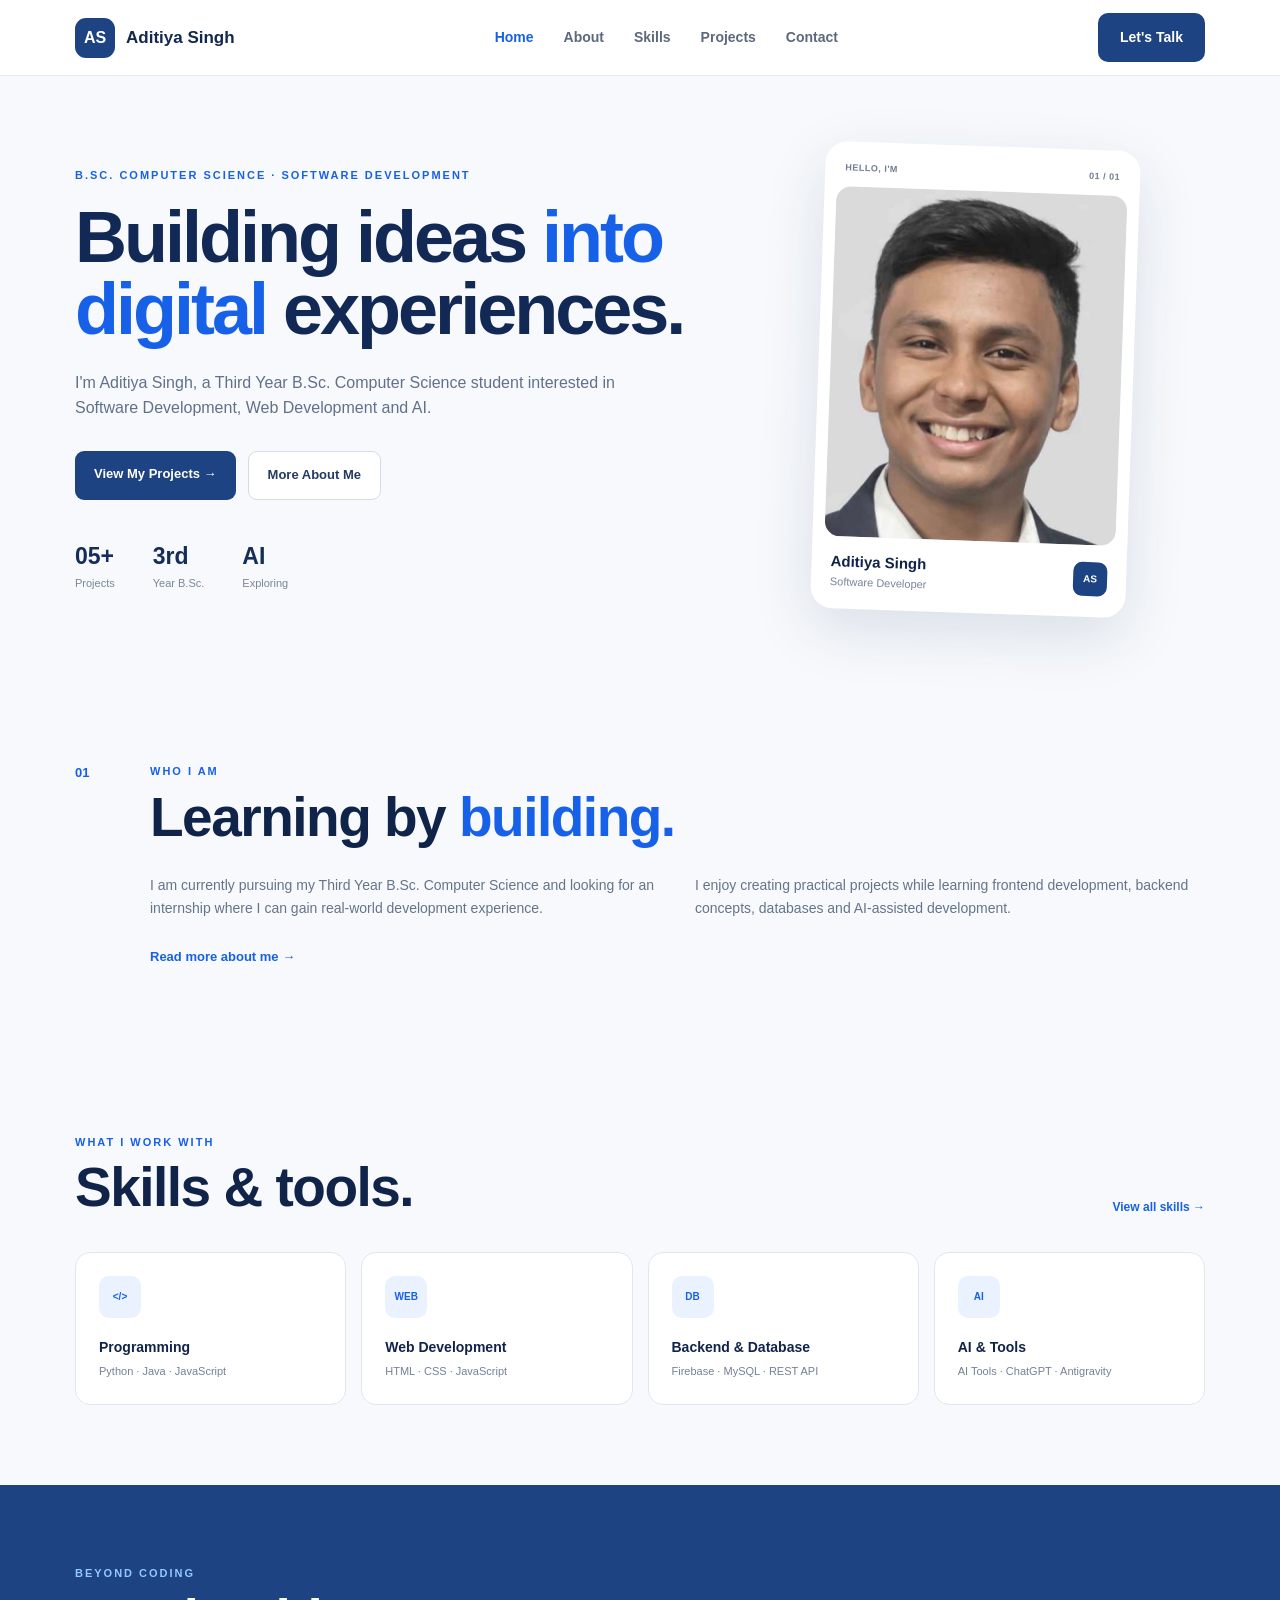
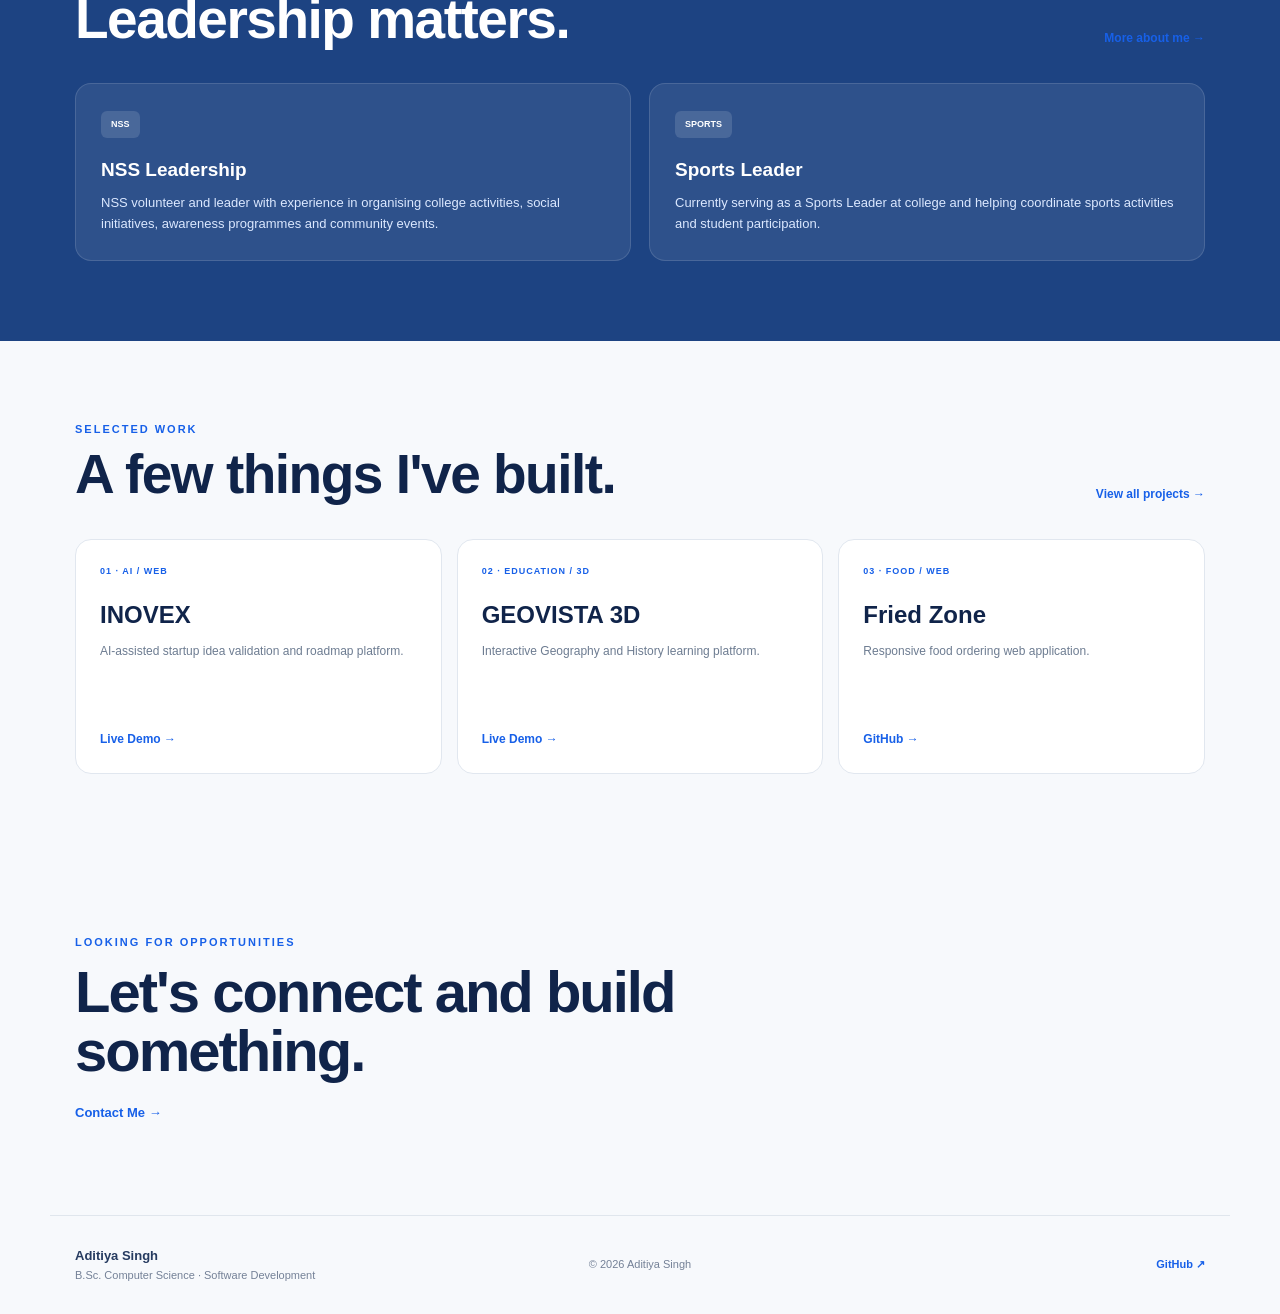
<file: index.html>
<!DOCTYPE html>
<html lang="en">

<head>
    <meta charset="UTF-8">
    <meta name="viewport" content="width=device-width, initial-scale=1.0">

    <title>Aditiya Singh | Software Developer</title>

    <link rel="stylesheet" href="style.css">
</head>

<body>

    <!-- NAVBAR -->
    <header class="navbar">

        <div class="nav-container">

            <a href="index.html" class="logo">
                <span>AS</span>
                <strong>Aditiya Singh</strong>
            </a>

            <nav id="navMenu">
                <a href="index.html" class="active">Home</a>
                <a href="about.html">About</a>
                <a href="about.html#skills">Skills</a>
                <a href="projects.html">Projects</a>
                <a href="contact.html">Contact</a>
            </nav>

            <a href="contact.html" class="talk-btn">
                Let's Talk
            </a>

            <button class="menu-btn" id="menuBtn">
                ☰
            </button>

        </div>

    </header>


    <!-- HERO -->
    <main>

        <section class="hero">

            <div class="hero-content">

                <p class="eyebrow">
                    B.SC. COMPUTER SCIENCE · SOFTWARE DEVELOPMENT
                </p>

                <h1>
                    Building ideas
                    <span>into digital</span>
                    experiences.
                </h1>

                <p class="hero-description">
                    I'm Aditiya Singh, a Third Year B.Sc. Computer
                    Science student interested in Software Development,
                    Web Development and AI.
                </p>

                <div class="hero-buttons">

                    <a href="projects.html" class="primary-btn">
                        View My Projects →
                    </a>

                    <a href="about.html" class="secondary-btn">
                        More About Me
                    </a>

                </div>

                <div class="hero-stats">

                    <div>
                        <strong>05+</strong>
                        <span>Projects</span>
                    </div>

                    <div>
                        <strong>3rd</strong>
                        <span>Year B.Sc.</span>
                    </div>

                    <div>
                        <strong>AI</strong>
                        <span>Exploring</span>
                    </div>

                </div>

            </div>


            <!-- PROFILE CARD -->

            <div class="hero-profile">

                <div class="profile-card">

                    <div class="profile-top">
                        <span>HELLO, I'M</span>
                        <span>01 / 01</span>
                    </div>

                    <div class="profile-image">
                        <img src="profile.jpeg" alt="Aditiya Singh">
                    </div>

                    <div class="profile-info">

                        <div>
                            <strong>Aditiya Singh</strong>
                            <span>Software Developer</span>
                        </div>

                        <div class="profile-mark">
                            AS
                        </div>

                    </div>

                </div>

            </div>

        </section>


        <!-- QUICK INTRO -->

        <section class="intro-section">

            <div class="section-number">
                01
            </div>

            <div class="intro-content">

                <p class="section-label">
                    WHO I AM
                </p>

                <h2>
                    Learning by
                    <span>building.</span>
                </h2>

                <div class="intro-grid">

                    <p>
                        I am currently pursuing my Third Year
                        B.Sc. Computer Science and looking for
                        an internship where I can gain real-world
                        development experience.
                    </p>

                    <p>
                        I enjoy creating practical projects while
                        learning frontend development, backend
                        concepts, databases and AI-assisted
                        development.
                    </p>

                </div>

                <a href="about.html" class="text-link">
                    Read more about me →
                </a>

            </div>

        </section>


        <!-- SKILLS PREVIEW -->

        <section class="skills-preview">

            <div class="section-heading">

                <div>
                    <p class="section-label">
                        WHAT I WORK WITH
                    </p>

                    <h2>
                        Skills & tools.
                    </h2>
                </div>

                <a href="about.html#skills">
                    View all skills →
                </a>

            </div>


            <div class="mini-skills">

                <div class="mini-skill">
                    <span>&lt;/&gt;</span>
                    <strong>Programming</strong>
                    <p>Python · Java · JavaScript</p>
                </div>

                <div class="mini-skill">
                    <span>WEB</span>
                    <strong>Web Development</strong>
                    <p>HTML · CSS · JavaScript</p>
                </div>

                <div class="mini-skill">
                    <span>DB</span>
                    <strong>Backend & Database</strong>
                    <p>Firebase · MySQL · REST API</p>
                </div>

                <div class="mini-skill">
                    <span>AI</span>
                    <strong>AI & Tools</strong>
                    <p>AI Tools · ChatGPT · Antigravity</p>
                </div>

            </div>

        </section>


        <!-- LEADERSHIP -->

        <section class="leadership-section">

            <div class="section-heading light">

                <div>

                    <p class="section-label">
                        BEYOND CODING
                    </p>

                    <h2>
                        Leadership matters.
                    </h2>

                </div>

                <a href="about.html">
                    More about me →
                </a>

            </div>


            <div class="leadership-grid">

                <div class="leadership-card">

                    <span>NSS</span>

                    <h3>
                        NSS Leadership
                    </h3>

                    <p>
                        NSS volunteer and leader with experience
                        in organising college activities, social
                        initiatives, awareness programmes and
                        community events.
                    </p>

                </div>


                <div class="leadership-card">

                    <span>SPORTS</span>

                    <h3>
                        Sports Leader
                    </h3>

                    <p>
                        Currently serving as a Sports Leader at
                        college and helping coordinate sports
                        activities and student participation.
                    </p>

                </div>

            </div>

        </section>


        <!-- PROJECT PREVIEW -->

        <section class="project-preview">

            <div class="section-heading">

                <div>

                    <p class="section-label">
                        SELECTED WORK
                    </p>

                    <h2>
                        A few things I've built.
                    </h2>

                </div>

                <a href="projects.html">
                    View all projects →
                </a>

            </div>


            <div class="preview-projects">

                <a href="https://inovex07.lovable.app/"
                   target="_blank"
                   class="preview-project">

                    <span>01 · AI / WEB</span>

                    <h3>
                        INOVEX
                    </h3>

                    <p>
                        AI-assisted startup idea validation
                        and roadmap platform.
                    </p>

                    <strong>
                        Live Demo →
                    </strong>

                </a>


                <a href="https://geovista3d.lovable.app/"
                   target="_blank"
                   class="preview-project">

                    <span>02 · EDUCATION / 3D</span>

                    <h3>
                        GEOVISTA 3D
                    </h3>

                    <p>
                        Interactive Geography and History
                        learning platform.
                    </p>

                    <strong>
                        Live Demo →
                    </strong>

                </a>


                <a href="https://github.com/STAROY07/Fried-Zone"
                   target="_blank"
                   class="preview-project">

                    <span>03 · FOOD / WEB</span>

                    <h3>
                        Fried Zone
                    </h3>

                    <p>
                        Responsive food ordering web
                        application.
                    </p>

                    <strong>
                        GitHub →
                    </strong>

                </a>

            </div>

        </section>


        <!-- CTA -->

        <section class="home-cta">

            <p class="section-label">
                LOOKING FOR OPPORTUNITIES
            </p>

            <h2>
                Let's connect and build something.
            </h2>

            <a href="contact.html">
                Contact Me →
            </a>

        </section>

    </main>


    <!-- FOOTER -->

    <footer>

        <div>
            <strong>Aditiya Singh</strong>
            <span>B.Sc. Computer Science · Software Development</span>
        </div>

        <div>
            <span>© 2026 Aditiya Singh</span>
        </div>

        <a href="https://github.com/STAROY07?tab=repositories"
           target="_blank">
            GitHub ↗
        </a>

    </footer>


    <script src="script.js"></script>

</body>

</html>
</file>
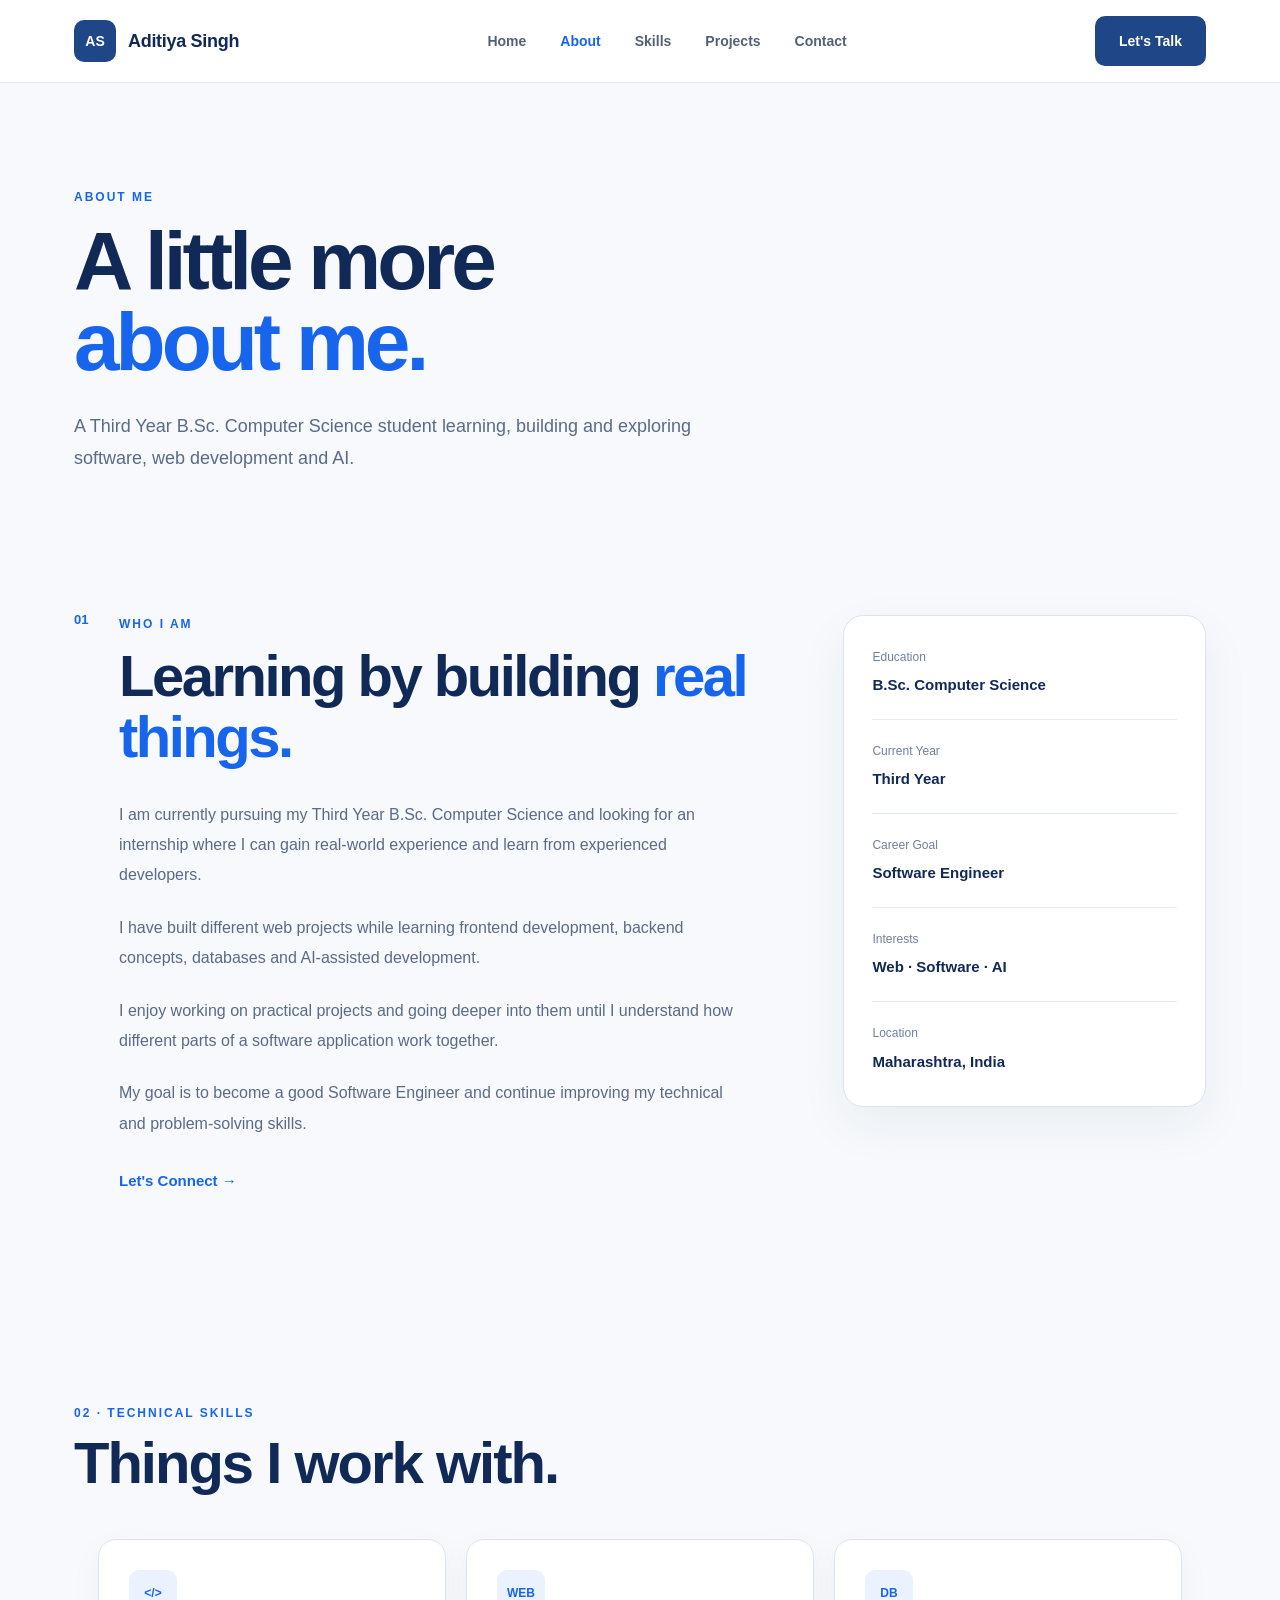
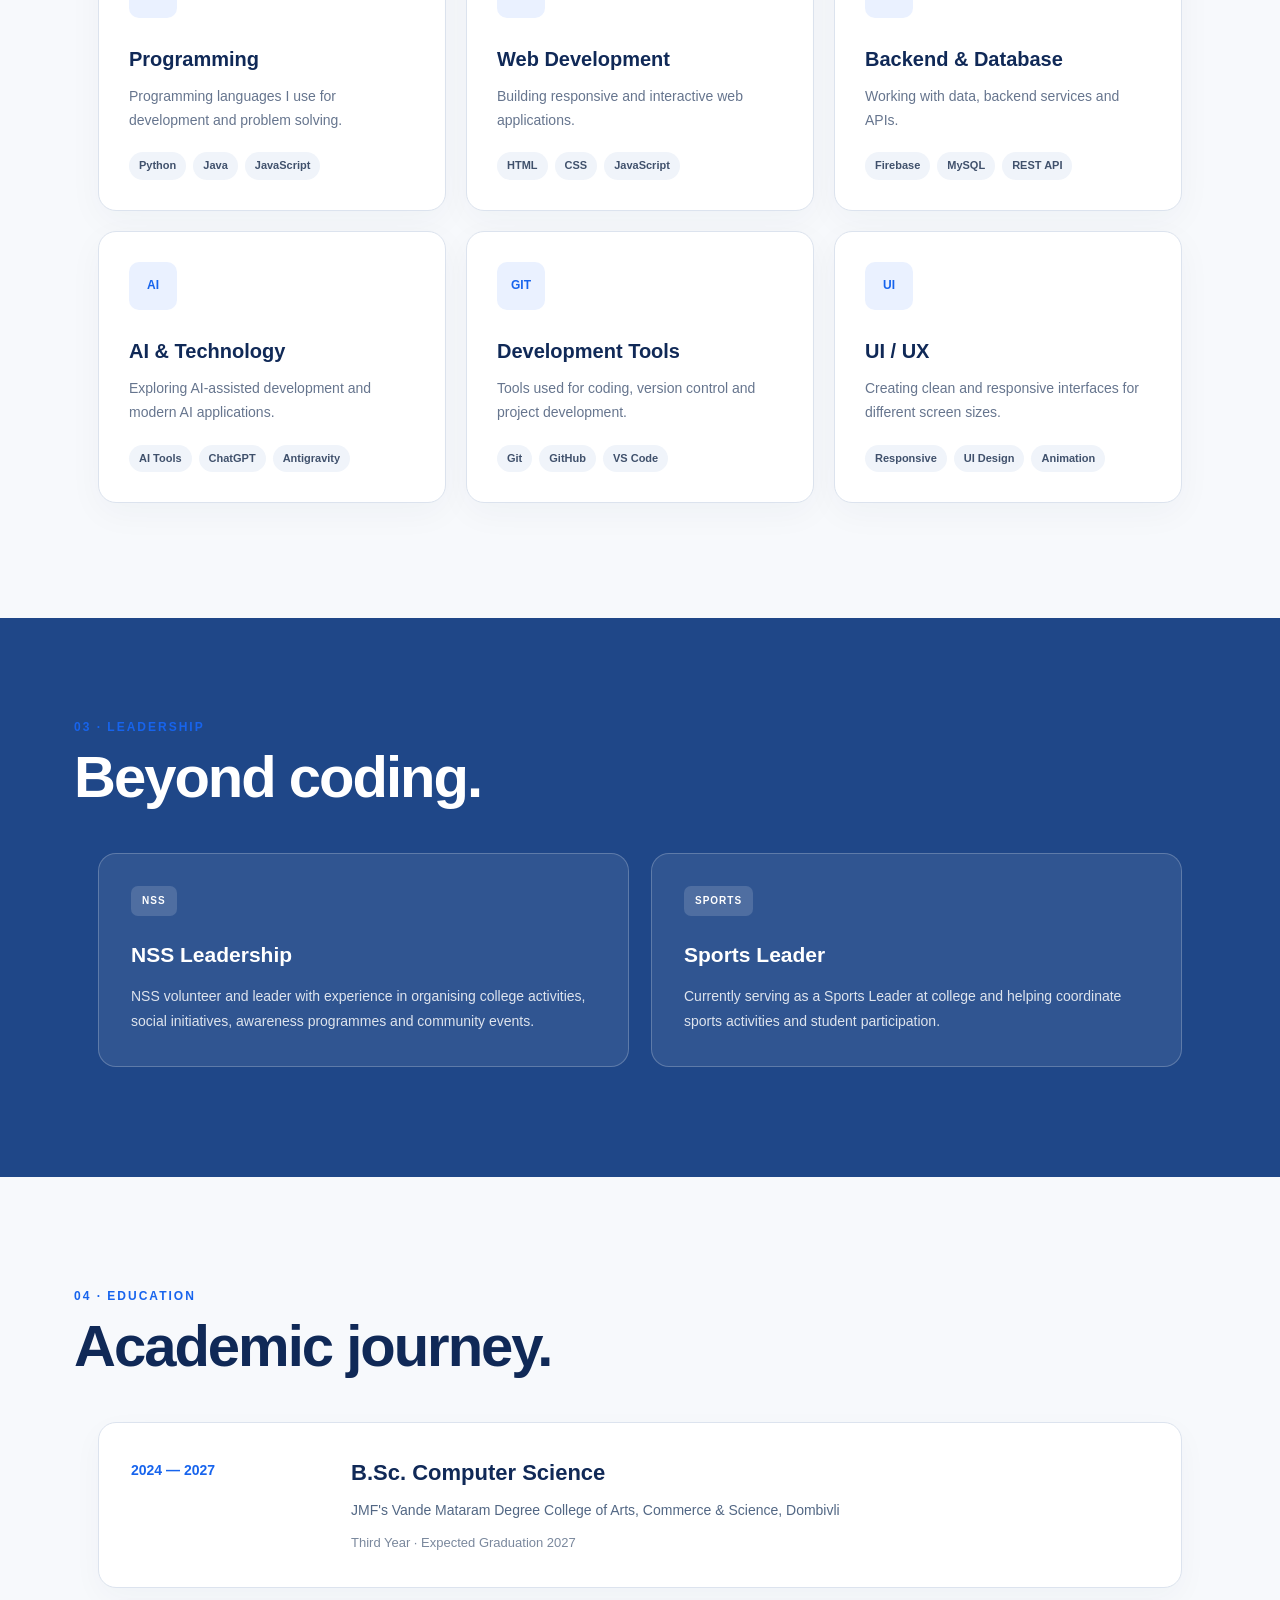
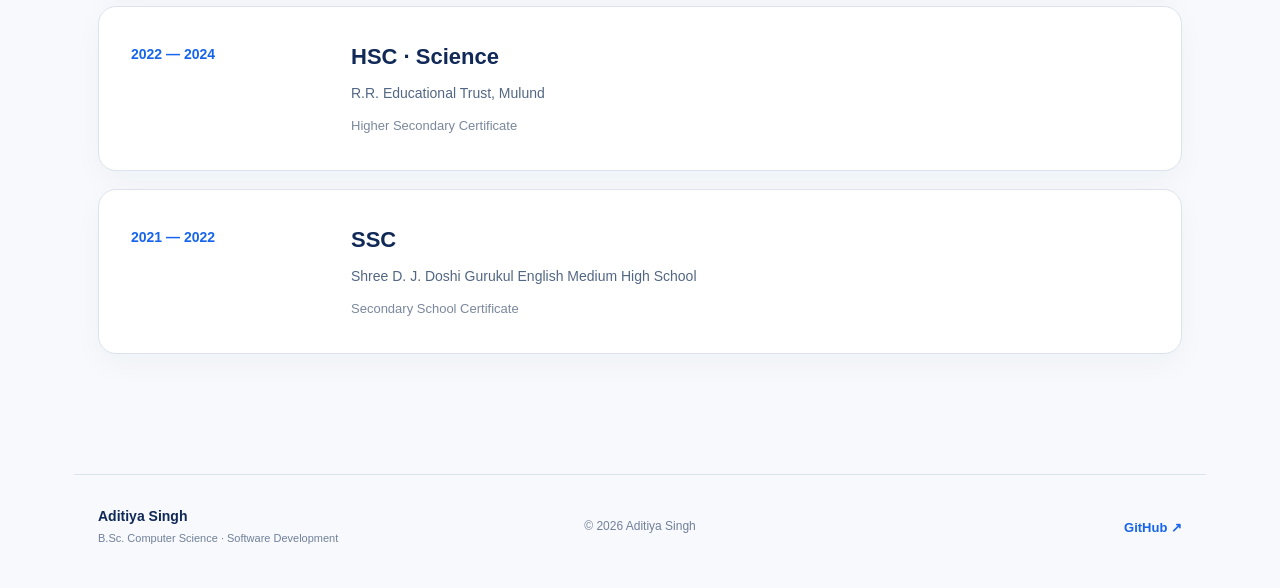
<file: about.html>
<!DOCTYPE html>
<html lang="en">

<head>
    <meta charset="UTF-8">
    <meta name="viewport" content="width=device-width, initial-scale=1.0">

    <title>About | Aditiya Singh</title>

    <link rel="stylesheet" href="about.css">
</head>

<body>

    <!-- ================= NAVBAR ================= -->

    <header class="navbar">

        <div class="nav-container">

            <a href="index.html" class="logo">
                <span>AS</span>
                <strong>Aditiya Singh</strong>
            </a>

            <nav class="nav-menu">

                <a href="index.html">
                    Home
                </a>

                <a href="about.html" class="active">
                    About
                </a>

                <a href="about.html#skills">
                    Skills
                </a>

                <a href="projects.html">
                    Projects
                </a>

                <a href="contact.html">
                    Contact
                </a>

            </nav>

            <a href="contact.html" class="talk-btn">
                Let's Talk
            </a>

            <button class="menu-btn" onclick="toggleMenu()">
                ☰
            </button>

        </div>

    </header>


    <!-- ================= ABOUT HERO ================= -->

    <section class="page-hero">

        <div class="hero-inner">

            <p class="section-label">
                ABOUT ME
            </p>

            <h1>
                A little more
                <span>about me.</span>
            </h1>

            <p class="hero-description">
                A Third Year B.Sc. Computer Science student
                learning, building and exploring software,
                web development and AI.
            </p>

        </div>

    </section>


    <!-- ================= ABOUT ================= -->

    <section class="about-section">

        <div class="section-number">
            01
        </div>

        <div class="about-main">

            <div class="about-text">

                <p class="section-label">
                    WHO I AM
                </p>

                <h2>
                    Learning by building
                    <span>real things.</span>
                </h2>

                <p>
                    I am currently pursuing my Third Year
                    B.Sc. Computer Science and looking for
                    an internship where I can gain real-world
                    experience and learn from experienced
                    developers.
                </p>

                <p>
                    I have built different web projects while
                    learning frontend development, backend
                    concepts, databases and AI-assisted
                    development.
                </p>

                <p>
                    I enjoy working on practical projects and
                    going deeper into them until I understand
                    how different parts of a software application
                    work together.
                </p>

                <p>
                    My goal is to become a good Software
                    Engineer and continue improving my
                    technical and problem-solving skills.
                </p>

                <a href="contact.html" class="text-link">
                    Let's Connect →
                </a>

            </div>


            <div class="info-card">

                <div class="info-item">

                    <span>
                        Education
                    </span>

                    <strong>
                        B.Sc. Computer Science
                    </strong>

                </div>


                <div class="info-item">

                    <span>
                        Current Year
                    </span>

                    <strong>
                        Third Year
                    </strong>

                </div>


                <div class="info-item">

                    <span>
                        Career Goal
                    </span>

                    <strong>
                        Software Engineer
                    </strong>

                </div>


                <div class="info-item">

                    <span>
                        Interests
                    </span>

                    <strong>
                        Web · Software · AI
                    </strong>

                </div>


                <div class="info-item">

                    <span>
                        Location
                    </span>

                    <strong>
                        Maharashtra, India
                    </strong>

                </div>

            </div>

        </div>

    </section>


    <!-- ================= SKILLS ================= -->

    <section class="skills-section" id="skills">

        <div class="section-heading">

            <div>

                <p class="section-label">
                    02 · TECHNICAL SKILLS
                </p>

                <h2>
                    Things I work with.
                </h2>

            </div>

        </div>


        <div class="skills-grid">


            <!-- PROGRAMMING -->

            <div class="skill-card">

                <div class="skill-icon">
                    &lt;/&gt;
                </div>

                <h3>
                    Programming
                </h3>

                <p>
                    Programming languages I use for
                    development and problem solving.
                </p>

                <div class="tags">

                    <span>Python</span>
                    <span>Java</span>
                    <span>JavaScript</span>

                </div>

            </div>


            <!-- WEB -->

            <div class="skill-card">

                <div class="skill-icon">
                    WEB
                </div>

                <h3>
                    Web Development
                </h3>

                <p>
                    Building responsive and interactive
                    web applications.
                </p>

                <div class="tags">

                    <span>HTML</span>
                    <span>CSS</span>
                    <span>JavaScript</span>

                </div>

            </div>


            <!-- DATABASE -->

            <div class="skill-card">

                <div class="skill-icon">
                    DB
                </div>

                <h3>
                    Backend & Database
                </h3>

                <p>
                    Working with data, backend services
                    and APIs.
                </p>

                <div class="tags">

                    <span>Firebase</span>
                    <span>MySQL</span>
                    <span>REST API</span>

                </div>

            </div>


            <!-- AI -->

            <div class="skill-card">

                <div class="skill-icon">
                    AI
                </div>

                <h3>
                    AI & Technology
                </h3>

                <p>
                    Exploring AI-assisted development
                    and modern AI applications.
                </p>

                <div class="tags">

                    <span>AI Tools</span>
                    <span>ChatGPT</span>
                    <span>Antigravity</span>

                </div>

            </div>


            <!-- TOOLS -->

            <div class="skill-card">

                <div class="skill-icon">
                    GIT
                </div>

                <h3>
                    Development Tools
                </h3>

                <p>
                    Tools used for coding, version control
                    and project development.
                </p>

                <div class="tags">

                    <span>Git</span>
                    <span>GitHub</span>
                    <span>VS Code</span>

                </div>

            </div>


            <!-- UI UX -->

            <div class="skill-card">

                <div class="skill-icon">
                    UI
                </div>

                <h3>
                    UI / UX
                </h3>

                <p>
                    Creating clean and responsive interfaces
                    for different screen sizes.
                </p>

                <div class="tags">

                    <span>Responsive</span>
                    <span>UI Design</span>
                    <span>Animation</span>

                </div>

            </div>


        </div>

    </section>


    <!-- ================= LEADERSHIP ================= -->

    <section class="leadership-section">

        <div class="leadership-inner">

            <div class="section-heading light">

                <div>

                    <p class="section-label">
                        03 · LEADERSHIP
                    </p>

                    <h2>
                        Beyond coding.
                    </h2>

                </div>

            </div>


            <div class="leadership-grid">


                <!-- NSS -->

                <div class="leadership-card">

                    <span class="leadership-tag">
                        NSS
                    </span>

                    <h3>
                        NSS Leadership
                    </h3>

                    <p>
                        NSS volunteer and leader with experience
                        in organising college activities, social
                        initiatives, awareness programmes and
                        community events.
                    </p>

                </div>


                <!-- SPORTS -->

                <div class="leadership-card">

                    <span class="leadership-tag">
                        SPORTS
                    </span>

                    <h3>
                        Sports Leader
                    </h3>

                    <p>
                        Currently serving as a Sports Leader
                        at college and helping coordinate sports
                        activities and student participation.
                    </p>

                </div>


            </div>

        </div>

    </section>


    <!-- ================= EDUCATION ================= -->

    <section class="education-section">

        <div class="section-heading">

            <div>

                <p class="section-label">
                    04 · EDUCATION
                </p>

                <h2>
                    Academic journey.
                </h2>

            </div>

        </div>


        <div class="education-list">


            <!-- BSC -->

            <div class="education-card">

                <div class="education-year">
                    2024 — 2027
                </div>

                <div class="education-content">

                    <h3>
                        B.Sc. Computer Science
                    </h3>

                    <p>
                        JMF's Vande Mataram Degree College
                        of Arts, Commerce & Science, Dombivli
                    </p>

                    <span>
                        Third Year · Expected Graduation 2027
                    </span>

                </div>

            </div>


            <!-- HSC -->

            <div class="education-card">

                <div class="education-year">
                    2022 — 2024
                </div>

                <div class="education-content">

                    <h3>
                        HSC · Science
                    </h3>

                    <p>
                        R.R. Educational Trust, Mulund
                    </p>

                    <span>
                        Higher Secondary Certificate
                    </span>

                </div>

            </div>


            <!-- SSC -->

            <div class="education-card">

                <div class="education-year">
                    2021 — 2022
                </div>

                <div class="education-content">

                    <h3>
                        SSC
                    </h3>

                    <p>
                        Shree D. J. Doshi Gurukul
                        English Medium High School
                    </p>

                    <span>
                        Secondary School Certificate
                    </span>

                </div>

            </div>


        </div>

    </section>


    <!-- ================= FOOTER ================= -->

    <footer class="footer">

        <div class="footer-left">

            <strong>
                Aditiya Singh
            </strong>

            <span>
                B.Sc. Computer Science · Software Development
            </span>

        </div>


        <div class="footer-center">

            <span>
                © 2026 Aditiya Singh
            </span>

        </div>


        <div class="footer-right">

            <a
                href="https://github.com/STAROY07?tab=repositories"
                target="_blank"
                rel="noopener noreferrer"
            >
                GitHub ↗
            </a>

        </div>

    </footer>


    <!-- ================= JAVASCRIPT ================= -->

    <script>

        function toggleMenu() {

            const nav = document.querySelector(".nav-menu");

            nav.classList.toggle("show");

        }


        document.querySelectorAll(".nav-menu a").forEach(link => {

            link.addEventListener("click", () => {

                document
                    .querySelector(".nav-menu")
                    .classList.remove("show");

            });

        });

    </script>


</body>

</html>
</file>
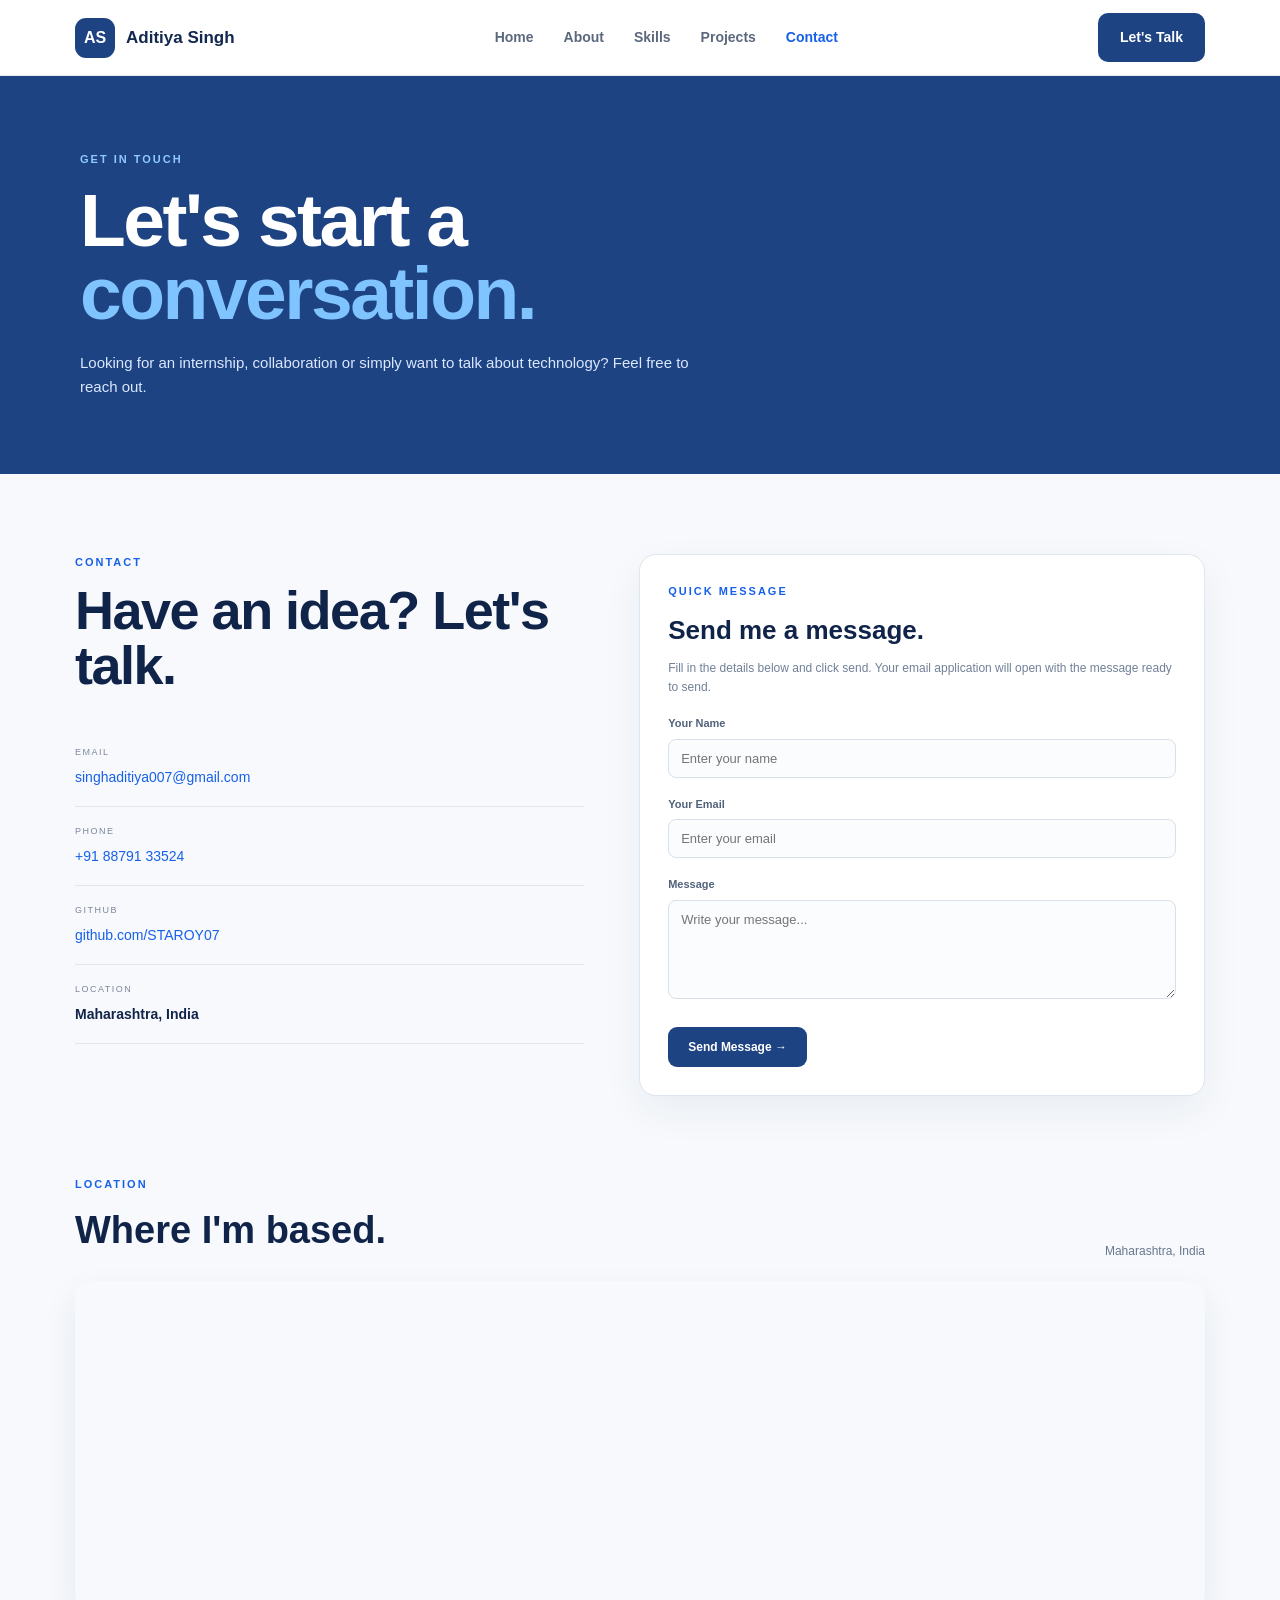
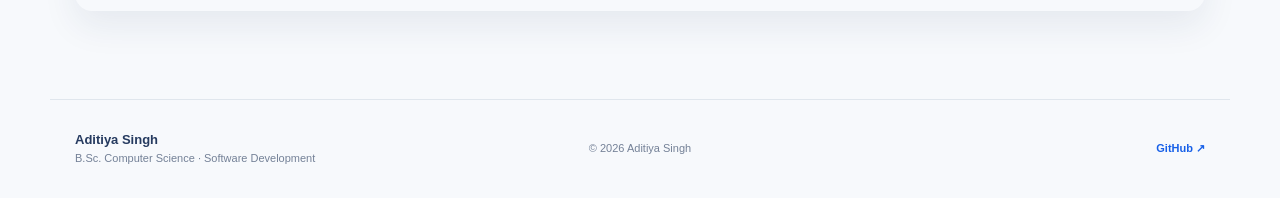
<file: contact.html>
<!DOCTYPE html>
<html lang="en">

<head>

    <meta charset="UTF-8">
    <meta name="viewport" content="width=device-width, initial-scale=1.0">

    <title>Contact | Aditiya Singh</title>

    <link rel="stylesheet" href="style.css">

</head>

<body>

    <!-- NAVBAR -->

    <header class="navbar">

        <div class="nav-container">

            <a href="index.html" class="logo">
                <span>AS</span>
                <strong>Aditiya Singh</strong>
            </a>

            <nav id="navMenu">

                <a href="index.html">Home</a>

                <a href="about.html">About</a>

                <a href="about.html#skills">Skills</a>

                <a href="projects.html">Projects</a>

                <a href="contact.html" class="active">
                    Contact
                </a>

            </nav>

            <a href="contact.html" class="talk-btn">
                Let's Talk
            </a>

            <button class="menu-btn" id="menuBtn">
                ☰
            </button>

        </div>

    </header>


    <!-- CONTACT HERO -->

    <section class="page-hero contact-page-hero">

        <div>

            <p class="section-label">
                GET IN TOUCH
            </p>

            <h1>
                Let's start a
                <span>conversation.</span>
            </h1>

            <p>
                Looking for an internship, collaboration or
                simply want to talk about technology?
                Feel free to reach out.
            </p>

        </div>

    </section>


    <!-- CONTACT -->

    <main class="contact-section">

        <div class="contact-layout">


            <!-- LEFT -->

            <div class="contact-details">

                <p class="section-label">
                    CONTACT
                </p>

                <h2>
                    Have an idea?
                    Let's talk.
                </h2>


                <div class="contact-item">

                    <span>
                        EMAIL
                    </span>

                    <a href="mailto:singhaditiya007@gmail.com">
                        singhaditiya007@gmail.com
                    </a>

                </div>


                <div class="contact-item">

                    <span>
                        PHONE
                    </span>

                    <a href="tel:+918879133524">
                        +91 88791 33524
                    </a>

                </div>


                <div class="contact-item">

                    <span>
                        GITHUB
                    </span>

                    <a href="https://github.com/STAROY07?tab=repositories"
                       target="_blank">
                        github.com/STAROY07
                    </a>

                </div>


                <div class="contact-item">

                    <span>
                        LOCATION
                    </span>

                    <strong>
                        Maharashtra, India
                    </strong>

                </div>

            </div>


            <!-- MESSAGE -->

            <div class="message-card">

                <p class="section-label">
                    QUICK MESSAGE
                </p>

                <h3>
                    Send me a message.
                </h3>

                <p class="message-description">
                    Fill in the details below and click
                    send. Your email application will open
                    with the message ready to send.
                </p>


                <form id="contactForm">

                    <div class="input-group">

                        <label>
                            Your Name
                        </label>

                        <input
                            type="text"
                            id="visitorName"
                            placeholder="Enter your name"
                            required
                        >

                    </div>


                    <div class="input-group">

                        <label>
                            Your Email
                        </label>

                        <input
                            type="email"
                            id="visitorEmail"
                            placeholder="Enter your email"
                            required
                        >

                    </div>


                    <div class="input-group">

                        <label>
                            Message
                        </label>

                        <textarea
                            id="visitorMessage"
                            rows="5"
                            placeholder="Write your message..."
                            required
                        ></textarea>

                    </div>


                    <button
                        type="submit"
                        class="send-btn">

                        Send Message →

                    </button>

                </form>

            </div>

        </div>


        <!-- MAP -->

        <section class="map-section">

            <div class="map-heading">

                <div>

                    <p class="section-label">
                        LOCATION
                    </p>

                    <h2>
                        Where I'm based.
                    </h2>

                </div>

                <span>
                    Maharashtra, India
                </span>

            </div>


            <iframe
                src="https://www.google.com/maps?q=Badlapur,Maharashtra,India&output=embed"
                loading="lazy">
            </iframe>

        </section>

    </main>


    <!-- FOOTER -->

    <footer>

        <div>
            <strong>Aditiya Singh</strong>
            <span>B.Sc. Computer Science · Software Development</span>
        </div>

        <div>
            <span>© 2026 Aditiya Singh</span>
        </div>

        <a href="https://github.com/STAROY07?tab=repositories"
           target="_blank">
            GitHub ↗
        </a>

    </footer>


    <script src="script.js"></script>

</body>

</html>
</file>
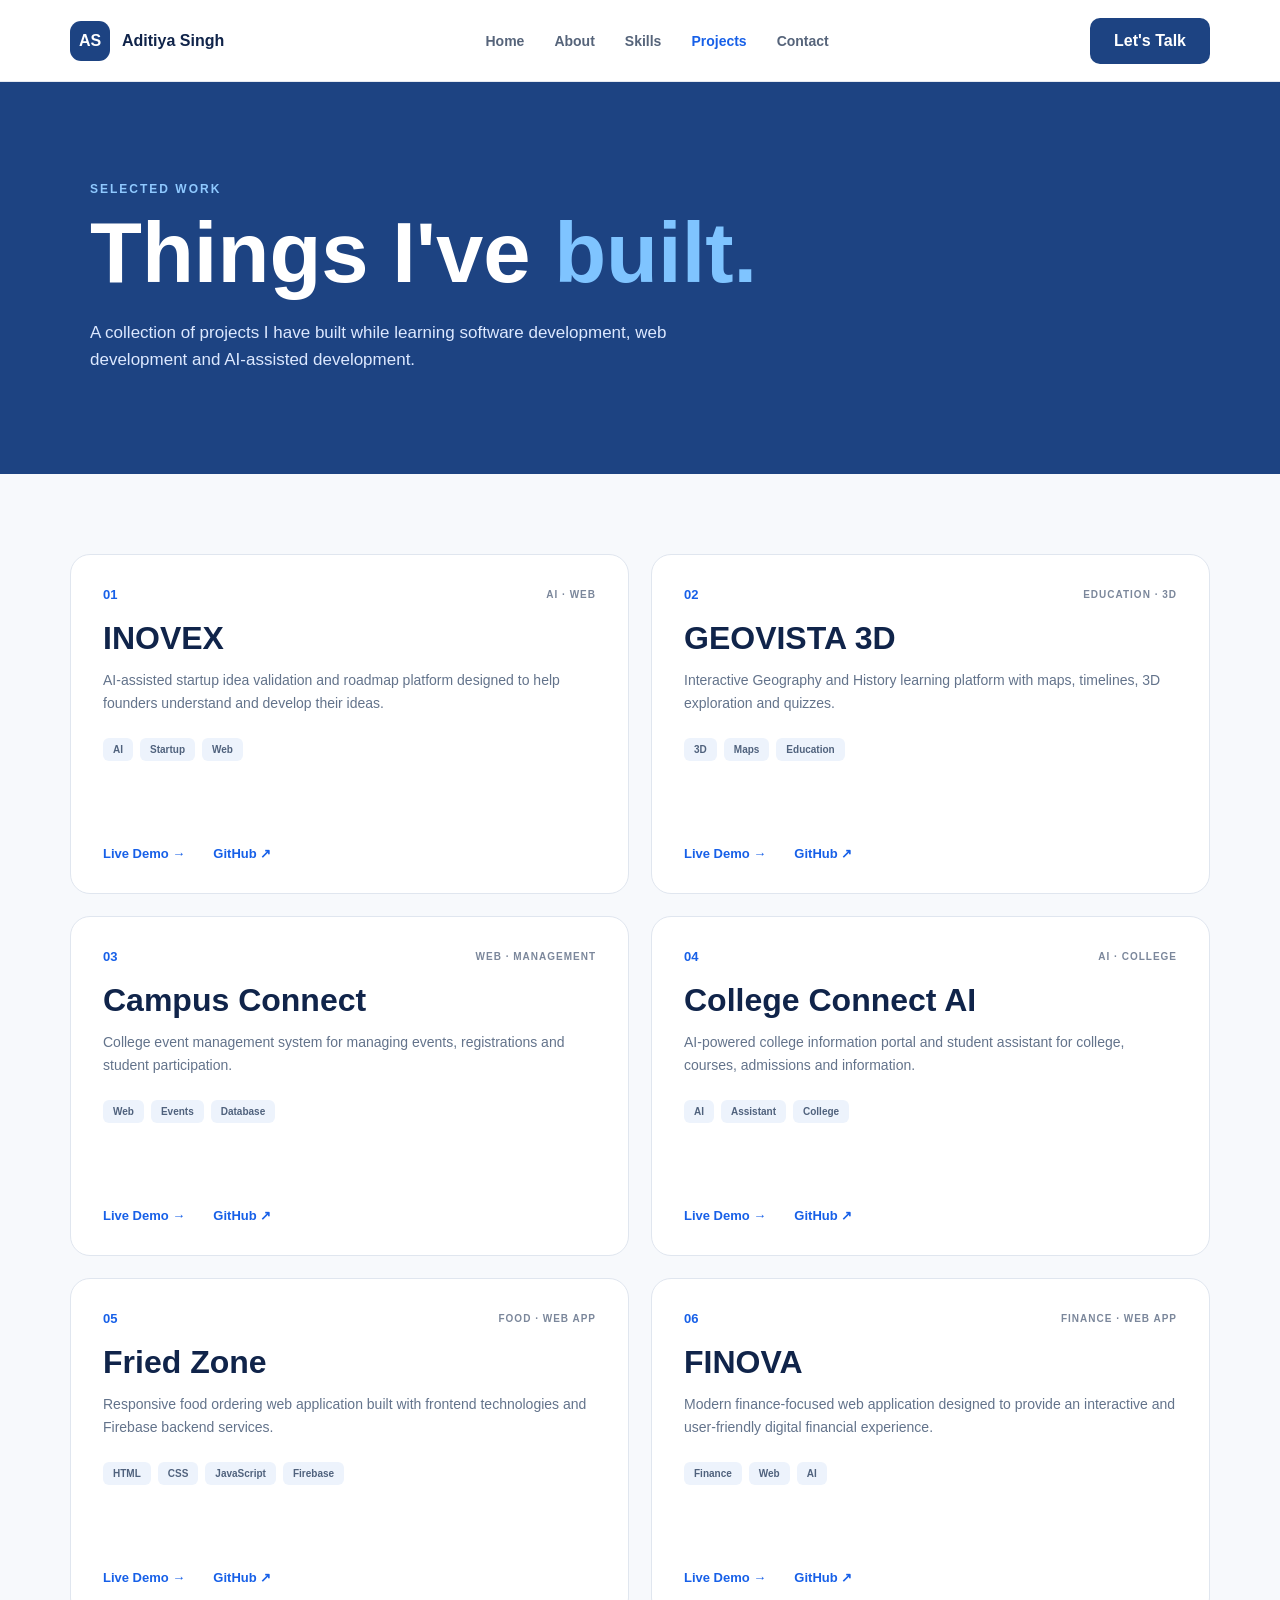
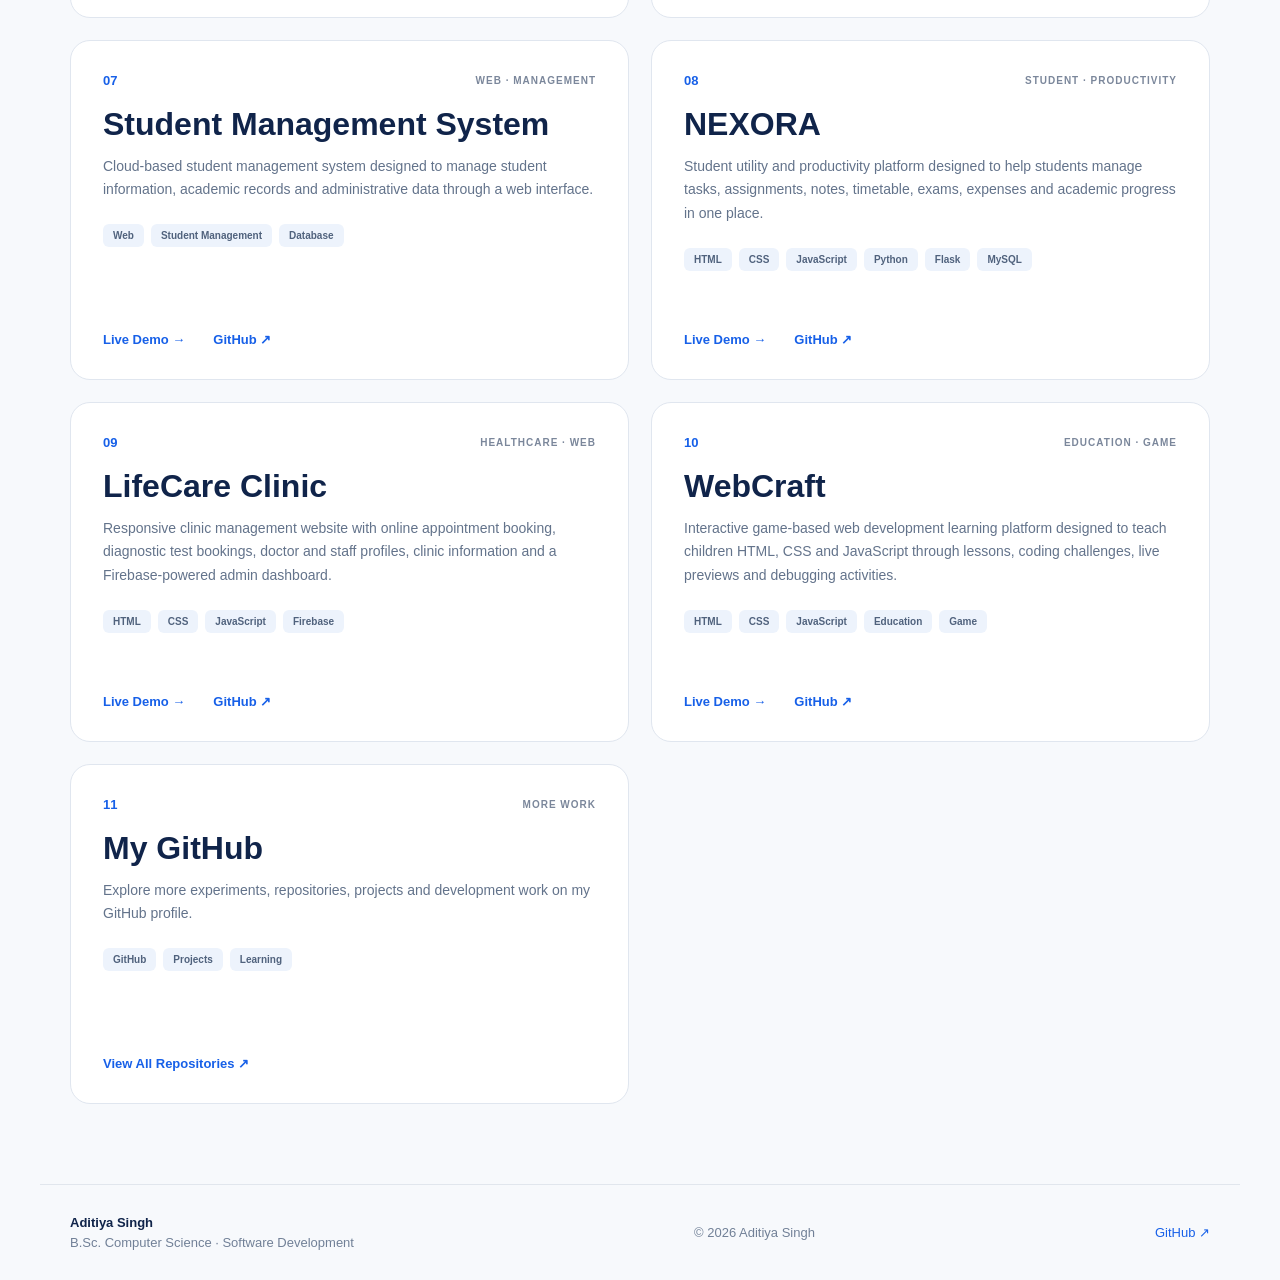
<file: projects.html>
<!DOCTYPE html>
<html lang="en">

<head>

    <meta charset="UTF-8">
    <meta name="viewport" content="width=device-width, initial-scale=1.0">

    <title>Projects | Aditiya Singh</title>

    <link rel="stylesheet" href="project.css">

</head>

<body>


    <!-- ================= NAVBAR ================= -->

    <header class="navbar">

        <div class="nav-container">

            <a href="index.html" class="logo">
                <span>AS</span>
                <strong>Aditiya Singh</strong>
            </a>


            <nav id="navMenu">

                <a href="index.html">Home</a>

                <a href="about.html">About</a>

                <a href="about.html#skills">Skills</a>

                <a href="projects.html" class="active">
                    Projects
                </a>

                <a href="contact.html">Contact</a>

            </nav>


            <a href="contact.html" class="talk-btn">
                Let's Talk
            </a>


            <button class="menu-btn" id="menuBtn">
                ☰
            </button>

        </div>

    </header>



    <!-- ================= PROJECT HERO ================= -->

    <section class="projects-hero">

        <div>

            <p>
                SELECTED WORK
            </p>

            <h1>
                Things I've
                <span>built.</span>
            </h1>

            <p>
                A collection of projects I have built while
                learning software development, web development
                and AI-assisted development.
            </p>

        </div>

    </section>



    <!-- ================= PROJECTS ================= -->

    <main class="projects-container">

        <div class="project-grid">


            <!-- ================= PROJECT 01 : INOVEX ================= -->

            <article class="project-card">

                <div class="project-top">

                    <span class="number">01</span>

                    <span class="type">
                        AI · WEB
                    </span>

                </div>


                <h2>
                    INOVEX
                </h2>


                <p>
                    AI-assisted startup idea validation and
                    roadmap platform designed to help founders
                    understand and develop their ideas.
                </p>


                <div class="tags">

                    <span>AI</span>
                    <span>Startup</span>
                    <span>Web</span>

                </div>


                <div class="project-links">

                    <a href="https://inovex-tech.netlify.app/"
                       target="_blank"
                       rel="noopener noreferrer">
                        Live Demo →
                    </a>

                    <a href="https://github.com/STAROY07/INOVEX"
                       target="_blank"
                       rel="noopener noreferrer">
                        GitHub ↗
                    </a>

                </div>

            </article>



            <!-- ================= PROJECT 02 : GEOVISTA 3D ================= -->

            <article class="project-card">

                <div class="project-top">

                    <span class="number">02</span>

                    <span class="type">
                        EDUCATION · 3D
                    </span>

                </div>


                <h2>
                    GEOVISTA 3D
                </h2>


                <p>
                    Interactive Geography and History learning
                    platform with maps, timelines, 3D exploration
                    and quizzes.
                </p>


                <div class="tags">

                    <span>3D</span>
                    <span>Maps</span>
                    <span>Education</span>

                </div>


                <div class="project-links">

                    <a href="https://geovista-3d.netlify.app/"
                       target="_blank"
                       rel="noopener noreferrer">
                        Live Demo →
                    </a>

                    <a href="https://github.com/STAROY07/GEOVISTA-3D"
                       target="_blank"
                       rel="noopener noreferrer">
                        GitHub ↗
                    </a>

                </div>

            </article>



            <!-- ================= PROJECT 03 : CAMPUS CONNECT ================= -->

            <article class="project-card">

                <div class="project-top">

                    <span class="number">03</span>

                    <span class="type">
                        WEB · MANAGEMENT
                    </span>

                </div>


                <h2>
                    Campus Connect
                </h2>


                <p>
                    College event management system for
                    managing events, registrations and
                    student participation.
                </p>


                <div class="tags">

                    <span>Web</span>
                    <span>Events</span>
                    <span>Database</span>

                </div>


                <div class="project-links">

                    <a href="https://web-production-d69af.up.railway.app/"
                       target="_blank"
                       rel="noopener noreferrer">
                        Live Demo →
                    </a>

                    <a href="https://github.com/STAROY07/Campus-Connect"
                       target="_blank"
                       rel="noopener noreferrer">
                        GitHub ↗
                    </a>

                </div>

            </article>



            <!-- ================= PROJECT 04 : COLLEGE CONNECT AI ================= -->

            <article class="project-card">

                <div class="project-top">

                    <span class="number">04</span>

                    <span class="type">
                        AI · COLLEGE
                    </span>

                </div>


                <h2>
                    College Connect AI
                </h2>


                <p>
                    AI-powered college information portal
                    and student assistant for college,
                    courses, admissions and information.
                </p>


                <div class="tags">

                    <span>AI</span>
                    <span>Assistant</span>
                    <span>College</span>

                </div>


                <div class="project-links">

                    <a href="https://ai-connect-ochre.vercel.app/"
                       target="_blank"
                       rel="noopener noreferrer">
                        Live Demo →
                    </a>

                    <a href="https://github.com/STAROY07/College-Connect-AI"
                       target="_blank"
                       rel="noopener noreferrer">
                        GitHub ↗
                    </a>

                </div>

            </article>



            <!-- ================= PROJECT 05 : FRIED ZONE ================= -->

            <article class="project-card">

                <div class="project-top">

                    <span class="number">05</span>

                    <span class="type">
                        FOOD · WEB APP
                    </span>

                </div>


                <h2>
                    Fried Zone
                </h2>


                <p>
                    Responsive food ordering web application
                    built with frontend technologies and
                    Firebase backend services.
                </p>


                <div class="tags">

                    <span>HTML</span>
                    <span>CSS</span>
                    <span>JavaScript</span>
                    <span>Firebase</span>

                </div>


                <div class="project-links">

                    <a href="https://fried-zone.netlify.app/"
                       target="_blank"
                       rel="noopener noreferrer">
                        Live Demo →
                    </a>

                    <a href="https://github.com/STAROY07/Fried-Zone"
                       target="_blank"
                       rel="noopener noreferrer">
                        GitHub ↗
                    </a>

                </div>

            </article>



            <!-- ================= PROJECT 06 : FINOVA ================= -->

            <article class="project-card">

                <div class="project-top">

                    <span class="number">06</span>

                    <span class="type">
                        FINANCE · WEB APP
                    </span>

                </div>


                <h2>
                    FINOVA
                </h2>


                <p>
                    Modern finance-focused web application
                    designed to provide an interactive and
                    user-friendly digital financial experience.
                </p>


                <div class="tags">

                    <span>Finance</span>
                    <span>Web</span>
                    <span>AI</span>

                </div>


                <div class="project-links">

                    <a href="https://vinova-theta.vercel.app/"
                       target="_blank"
                       rel="noopener noreferrer">
                        Live Demo →
                    </a>

                    <a href="https://github.com/STAROY07/FINOVA"
                       target="_blank"
                       rel="noopener noreferrer">
                        GitHub ↗
                    </a>

                </div>

            </article>



            <!-- ================= PROJECT 07 : CLOUD STUDENT MANAGEMENT SYSTEM ================= -->

            <article class="project-card">

                <div class="project-top">

                    <span class="number">07</span>

                    <span class="type">
                        WEB · MANAGEMENT
                    </span>

                </div>


                <h2>
                    Student Management System
                </h2>


                <p>
                    Cloud-based student management system designed
                    to manage student information, academic records
                    and administrative data through a web interface.
                </p>


                <div class="tags">

                    <span>Web</span>
                    <span>Student Management</span>
                    <span>Database</span>

                </div>


                <div class="project-links">

                    <a href="https://cloud-sms.netlify.app/login"
                       target="_blank"
                       rel="noopener noreferrer">
                        Live Demo →
                    </a>

                    <a href="https://github.com/STAROY07/cloud-student-management-system"
                       target="_blank"
                       rel="noopener noreferrer">
                        GitHub ↗
                    </a>

                </div>

            </article>



            <!-- ================= PROJECT 08 : NEXORA ================= -->

            <article class="project-card">

                <div class="project-top">

                    <span class="number">08</span>

                    <span class="type">
                        STUDENT · PRODUCTIVITY
                    </span>

                </div>


                <h2>
                    NEXORA
                </h2>


                <p>
                    Student utility and productivity platform
                    designed to help students manage tasks,
                    assignments, notes, timetable, exams,
                    expenses and academic progress in one place.
                </p>


                <div class="tags">

                    <span>HTML</span>
                    <span>CSS</span>
                    <span>JavaScript</span>
                    <span>Python</span>
                    <span>Flask</span>
                    <span>MySQL</span>

                </div>


                <div class="project-links">

                    <a href="https://tech-nexora.netlify.app/"
                       target="_blank"
                       rel="noopener noreferrer">
                        Live Demo →
                    </a>

                    <a href="https://github.com/STAROY07/Nexora"
                       target="_blank"
                       rel="noopener noreferrer">
                        GitHub ↗
                    </a>

                </div>

            </article>



            <!-- ================= PROJECT 09 : LIFECARE CLINIC ================= -->

            <article class="project-card">

                <div class="project-top">

                    <span class="number">09</span>

                    <span class="type">
                        HEALTHCARE · WEB
                    </span>

                </div>


                <h2>
                    LifeCare Clinic
                </h2>


                <p>
                    Responsive clinic management website with
                    online appointment booking, diagnostic test
                    bookings, doctor and staff profiles, clinic
                    information and a Firebase-powered admin dashboard.
                </p>


                <div class="tags">

                    <span>HTML</span>
                    <span>CSS</span>
                    <span>JavaScript</span>
                    <span>Firebase</span>

                </div>


                <div class="project-links">

                    <a href="https://lifecare-clinic-website.netlify.app/"
                       target="_blank"
                       rel="noopener noreferrer">
                        Live Demo →
                    </a>

                    <a href="https://github.com/STAROY07/LifeCare-Multispeciality-Clinic"
                       target="_blank"
                       rel="noopener noreferrer">
                        GitHub ↗
                    </a>

                </div>

            </article>




            <!-- ================= PROJECT 10 : WEBCRAFT ================= -->

            <article class="project-card">

                <div class="project-top">

                    <span class="number">10</span>

                    <span class="type">
                        EDUCATION · GAME
                    </span>

                </div>


                <h2>
                    WebCraft
                </h2>


                <p>
                    Interactive game-based web development learning
                    platform designed to teach children HTML, CSS
                    and JavaScript through lessons, coding challenges,
                    live previews and debugging activities.
                </p>


                <div class="tags">

                    <span>HTML</span>
                    <span>CSS</span>
                    <span>JavaScript</span>
                    <span>Education</span>
                    <span>Game</span>

                </div>


                <div class="project-links">

                    <a href="https://webcarft-game.netlify.app/"
                       target="_blank"
                       rel="noopener noreferrer">
                        Live Demo →
                    </a>

                    <a href="https://github.com/STAROY07/webcraft"
                       target="_blank"
                       rel="noopener noreferrer">
                        GitHub ↗
                    </a>

                </div>

            </article>



            <!-- ================= PROJECT 11 : GITHUB ================= -->

            <article class="project-card">

                <div class="project-top">

                    <span class="number">11</span>

                    <span class="type">
                        MORE WORK
                    </span>

                </div>


                <h2>
                    My GitHub
                </h2>


                <p>
                    Explore more experiments, repositories,
                    projects and development work on my
                    GitHub profile.
                </p>


                <div class="tags">

                    <span>GitHub</span>
                    <span>Projects</span>
                    <span>Learning</span>

                </div>


                <div class="project-links">

                    <a href="https://github.com/STAROY07?tab=repositories"
                       target="_blank"
                       rel="noopener noreferrer">
                        View All Repositories ↗
                    </a>

                </div>

            </article>


        </div>

    </main>



    <!-- ================= FOOTER ================= -->

    <footer>

        <div>

            <strong>
                Aditiya Singh
            </strong>

            <span>
                B.Sc. Computer Science · Software Development
            </span>

        </div>


        <div>

            <span>
                © 2026 Aditiya Singh
            </span>

        </div>


        <a href="https://github.com/STAROY07?tab=repositories"
           target="_blank"
           rel="noopener noreferrer">
            GitHub ↗
        </a>

    </footer>



    <script src="script.js"></script>

</body>

</html>
</file>
<file: style.css>
* {
    margin: 0;
    padding: 0;
    box-sizing: border-box;
}

html {
    scroll-behavior: smooth;
}

body {
    font-family: Arial, Helvetica, sans-serif;
    background: #f7f9fc;
    color: #10244a;
    line-height: 1.6;
}

a {
    text-decoration: none;
    color: inherit;
}

button,
input,
textarea {
    font-family: inherit;
}


/* =========================
   NAVBAR
========================= */

.navbar {
    height: 76px;
    background: rgba(255,255,255,0.97);
    border-bottom: 1px solid #e5e9f0;

    position: sticky;
    top: 0;
    z-index: 1000;

    backdrop-filter: blur(10px);
}

.nav-container {
    max-width: 1180px;
    height: 100%;
    margin: auto;
    padding: 0 25px;

    display: flex;
    align-items: center;
    justify-content: space-between;
}

.logo {
    display: flex;
    align-items: center;
    gap: 11px;
}

.logo span {
    width: 40px;
    height: 40px;

    background: #1d4382;
    color: white;

    border-radius: 11px;

    display: flex;
    align-items: center;
    justify-content: center;

    font-weight: 800;
}

.logo strong {
    font-size: 17px;
    color: #13284e;
}

nav {
    display: flex;
    gap: 30px;
}

nav a {
    color: #5b687d;
    font-size: 14px;
    font-weight: 700;

    transition: 0.2s;
}

nav a:hover,
nav a.active {
    color: #1760e8;
}

.talk-btn {
    padding: 13px 22px;

    background: #1d4382;
    color: white;

    border-radius: 10px;

    font-size: 14px;
    font-weight: 700;

    transition: 0.2s;
}

.talk-btn:hover {
    background: #153568;
    transform: translateY(-2px);
}

.menu-btn {
    display: none;

    border: 0;
    background: transparent;

    font-size: 25px;
    cursor: pointer;

    color: #17305e;
}


/* =========================
   COMMON
========================= */

.eyebrow,
.section-label {
    color: #1760e8;

    font-size: 11px;
    font-weight: 800;

    letter-spacing: 2px;
}

.section-number {
    color: #1760e8;

    font-size: 13px;
    font-weight: 800;
}


/* =========================
   HOME HERO
========================= */

.hero {
    max-width: 1180px;

    min-height: 585px;

    margin: auto;
    padding: 70px 25px 65px;

    display: grid;

    grid-template-columns: 1.15fr 0.85fr;

    align-items: center;

    gap: 50px;
}

.hero h1 {
    max-width: 680px;

    margin-top: 18px;

    font-size: clamp(48px, 6vw, 72px);

    line-height: 0.99;

    letter-spacing: -3px;

    color: #122956;
}

.hero h1 span {
    color: #1760e8;
}

.hero-description {
    max-width: 580px;

    margin-top: 25px;

    color: #61718a;

    font-size: 16px;
}

.hero-buttons {
    display: flex;

    gap: 12px;

    flex-wrap: wrap;

    margin-top: 30px;
}

.primary-btn,
.secondary-btn {
    display: inline-block;

    padding: 13px 19px;

    border-radius: 9px;

    font-size: 13px;
    font-weight: 700;

    transition: 0.2s;
}

.primary-btn {
    background: #1d4382;
    color: white;
}

.secondary-btn {
    background: white;

    border: 1px solid #d5dce7;

    color: #253b62;
}

.primary-btn:hover,
.secondary-btn:hover {
    transform: translateY(-2px);
}

.hero-stats {
    display: flex;

    gap: 38px;

    margin-top: 38px;
}

.hero-stats div {
    display: flex;
    flex-direction: column;
}

.hero-stats strong {
    font-size: 23px;
    color: #152d59;
}

.hero-stats span {
    color: #7b8799;
    font-size: 11px;
}


/* PROFILE */

.hero-profile {
    display: flex;

    justify-content: center;
}

.profile-card {
    width: 315px;

    padding: 12px;

    background: white;

    border-radius: 22px;

    box-shadow:
        0 20px 60px rgba(25,48,90,0.13);

    transform: rotate(2deg);
}

.profile-top {
    display: flex;

    justify-content: space-between;

    padding: 7px 8px 12px;

    font-size: 9px;

    font-weight: 800;

    color: #6f7c91;

    letter-spacing: .5px;
}

.profile-image {
    height: 350px;

    overflow: hidden;

    border-radius: 15px;

    background: #e9edf2;
}

.profile-image img {
    width: 100%;
    height: 100%;

    object-fit: cover;

    object-position: center 25%;

    display: block;

    filter: saturate(.92);
}

.profile-info {
    display: flex;

    justify-content: space-between;

    align-items: center;

    padding: 13px 7px 5px;
}

.profile-info div:first-child {
    display: flex;
    flex-direction: column;
}

.profile-info strong {
    font-size: 15px;
}

.profile-info span {
    font-size: 11px;

    color: #77849a;
}

.profile-mark {
    width: 34px;
    height: 34px;

    border-radius: 9px;

    background: #1d4382;

    color: white;

    display: flex;
    align-items: center;
    justify-content: center;

    font-size: 10px;
    font-weight: bold;
}


/* =========================
   INTRO
========================= */

.intro-section {
    max-width: 1180px;

    margin: auto;

    padding: 85px 25px;

    display: grid;

    grid-template-columns: 55px 1fr;

    gap: 20px;
}

.intro-content h2,
.section-heading h2 {
    margin-top: 8px;

    font-size: clamp(35px, 4.5vw, 55px);

    line-height: 1.05;

    letter-spacing: -1.5px;
}

.intro-content h2 span {
    color: #1760e8;
}

.intro-grid {
    display: grid;

    grid-template-columns: 1fr 1fr;

    gap: 35px;

    margin-top: 28px;
}

.intro-grid p {
    color: #65748a;

    font-size: 14px;
}

.text-link {
    display: inline-block;

    margin-top: 28px;

    color: #1760e8;

    font-size: 13px;

    font-weight: 800;
}


/* =========================
   SKILLS PREVIEW
========================= */

.skills-preview,
.project-preview {
    max-width: 1180px;

    margin: auto;

    padding: 80px 25px;
}

.section-heading {
    display: flex;

    align-items: flex-end;

    justify-content: space-between;

    gap: 20px;

    margin-bottom: 35px;
}

.section-heading > a {
    color: #1760e8;

    font-size: 12px;

    font-weight: 800;
}

.mini-skills {
    display: grid;

    grid-template-columns: repeat(4, 1fr);

    gap: 15px;
}

.mini-skill {
    background: white;

    border: 1px solid #e1e7ef;

    border-radius: 15px;

    padding: 23px;

    transition: .2s;
}

.mini-skill:hover {
    transform: translateY(-4px);

    box-shadow:
        0 15px 35px rgba(20,45,90,.07);
}

.mini-skill > span {
    width: 42px;
    height: 42px;

    display: flex;

    align-items: center;
    justify-content: center;

    border-radius: 10px;

    background: #eaf2ff;

    color: #1760e8;

    font-size: 10px;

    font-weight: 800;
}

.mini-skill strong {
    display: block;

    margin-top: 18px;

    font-size: 14px;
}

.mini-skill p {
    margin-top: 5px;

    color: #748197;

    font-size: 11px;
}


/* =========================
   LEADERSHIP
========================= */

.leadership-section {
    background: #1d4382;

    color: white;

    padding: 80px max(25px, calc((100% - 1130px)/2));
}

.light .section-label,
.light h2 {
    color: white;
}

.light .section-label {
    color: #8fc9ff;
}

.leadership-grid {
    display: grid;

    grid-template-columns: 1fr 1fr;

    gap: 18px;
}

.leadership-card {
    padding: 25px;

    border-radius: 16px;

    background: rgba(255,255,255,.08);

    border: 1px solid rgba(255,255,255,.13);
}

.leadership-card > span {
    display: inline-block;

    padding: 6px 10px;

    border-radius: 6px;

    background: rgba(255,255,255,.13);

    font-size: 9px;

    font-weight: 800;
}

.leadership-card h3 {
    margin-top: 17px;

    font-size: 19px;
}

.leadership-card p {
    margin-top: 8px;

    color: #dbe8ff;

    font-size: 13px;
}


/* =========================
   PROJECT PREVIEW
========================= */

.preview-projects {
    display: grid;

    grid-template-columns: repeat(3, 1fr);

    gap: 15px;
}

.preview-project {
    min-height: 235px;

    padding: 24px;

    background: white;

    border: 1px solid #e1e7ef;

    border-radius: 16px;

    display: flex;

    flex-direction: column;

    transition: .2s;
}

.preview-project:hover {
    transform: translateY(-5px);

    box-shadow:
        0 18px 40px rgba(20,45,90,.08);
}

.preview-project > span {
    color: #1760e8;

    font-size: 9px;

    letter-spacing: 1px;

    font-weight: 800;
}

.preview-project h3 {
    margin-top: 18px;

    font-size: 24px;
}

.preview-project p {
    margin-top: 7px;

    color: #6d7c91;

    font-size: 12px;
}

.preview-project strong {
    margin-top: auto;

    padding-top: 20px;

    color: #1760e8;

    font-size: 12px;
}


/* =========================
   CTA
========================= */

.home-cta {
    max-width: 1180px;

    margin: auto;

    padding: 80px 25px 90px;
}

.home-cta h2 {
    max-width: 850px;

    margin-top: 10px;

    font-size: clamp(36px, 5vw, 58px);

    line-height: 1.03;

    letter-spacing: -2px;
}

.home-cta a {
    display: inline-block;

    margin-top: 22px;

    color: #1760e8;

    font-weight: 800;

    font-size: 13px;
}


/* =========================
   PAGE HERO
========================= */

.page-hero {
    background: #1d4382;

    color: white;

    padding: 75px 25px;
}

.page-hero > div {
    max-width: 1120px;

    margin: auto;
}

.page-hero .section-label {
    color: #8fc9ff;
}

.page-hero h1 {
    max-width: 800px;

    margin-top: 15px;

    font-size: clamp(48px, 6vw, 75px);

    line-height: .98;

    letter-spacing: -2.5px;
}

.page-hero h1 span {
    color: #7fc4ff;
}

.page-hero > div > p:last-child {
    max-width: 620px;

    margin-top: 20px;

    color: #dbe8ff;

    font-size: 15px;
}


/* =========================
   ABOUT
========================= */

.about-section {
    max-width: 1180px;

    margin: auto;

    padding: 85px 25px;

    display: grid;

    grid-template-columns: 55px 1fr;

    gap: 20px;
}

.about-main {
    display: grid;

    grid-template-columns: 1.15fr .75fr;

    gap: 55px;

    align-items: start;
}

.about-text h2 {
    max-width: 650px;

    margin: 12px 0 28px;

    font-size: clamp(34px, 4vw, 50px);

    line-height: 1.05;
}

.about-text p:not(.section-label) {
    margin-bottom: 17px;

    color: #65748a;

    font-size: 14px;
}

.info-card {
    background: white;

    border: 1px solid #e0e6ef;

    border-radius: 17px;

    padding: 18px 23px;

    box-shadow:
        0 15px 35px rgba(20,45,90,.05);
}

.info-card > div {
    padding: 17px 0;

    border-bottom: 1px solid #e5e9ef;
}

.info-card > div:last-child {
    border-bottom: 0;
}

.info-card span {
    display: block;

    color: #7c889b;

    font-size: 10px;

    margin-bottom: 4px;
}

.info-card strong {
    font-size: 14px;
}


/* =========================
   SKILLS
========================= */

.skills-section,
.education-section {
    max-width: 1180px;

    margin: auto;

    padding: 80px 25px;
}

.skills-grid {
    display: grid;

    grid-template-columns: repeat(3, 1fr);

    gap: 16px;
}

.skill-card {
    background: white;

    border: 1px solid #e0e6ef;

    border-radius: 16px;

    padding: 23px;

    transition: .2s;
}

.skill-card:hover {
    transform: translateY(-4px);

    box-shadow:
        0 18px 35px rgba(20,45,90,.07);
}

.skill-card > span {
    width: 42px;
    height: 42px;

    display: flex;

    align-items: center;
    justify-content: center;

    background: #eaf2ff;

    color: #1760e8;

    border-radius: 10px;

    font-size: 9px;

    font-weight: 800;
}

.skill-card h3 {
    margin-top: 17px;

    font-size: 17px;
}

.skill-card p {
    margin-top: 7px;

    color: #6e7c91;

    font-size: 12px;
}

.tags {
    display: flex;

    flex-wrap: wrap;

    gap: 6px;

    margin-top: 17px;
}

.tags span {
    padding: 5px 8px;

    border-radius: 5px;

    background: #eef3fa;

    color: #52637c;

    font-size: 9px;

    font-weight: 700;
}


/* =========================
   EDUCATION
========================= */

.education-card {
    background: white;

    border: 1px solid #e0e6ef;

    border-radius: 17px;

    padding: 28px;

    display: grid;

    grid-template-columns: 150px 1fr;

    gap: 30px;
}

.education-year {
    color: #1760e8;

    font-size: 12px;

    font-weight: 800;
}

.education-card h3 {
    font-size: 22px;
}

.education-card p {
    margin-top: 7px;

    color: #65748a;

    font-size: 13px;
}

.education-card span {
    display: inline-block;

    margin-top: 12px;

    color: #7a879a;

    font-size: 11px;
}


/* =========================
   PROJECTS
========================= */

.projects-section {
    max-width: 1180px;

    margin: auto;

    padding: 80px 25px;
}

.projects-grid {
    display: grid;

    grid-template-columns: 1fr 1fr;

    gap: 17px;
}

.project-card {
    min-height: 330px;

    padding: 28px;

    background: white;

    border: 1px solid #e0e6ef;

    border-radius: 18px;

    display: flex;

    flex-direction: column;

    transition: .2s;
}

.project-card:hover {
    transform: translateY(-5px);

    box-shadow:
        0 20px 40px rgba(20,45,90,.08);
}

.project-top {
    display: flex;

    justify-content: space-between;
}

.project-top span:first-child {
    color: #1760e8;

    font-size: 12px;

    font-weight: 800;
}

.project-top span:last-child {
    color: #7a879b;

    font-size: 9px;

    letter-spacing: 1px;

    font-weight: 800;
}

.project-card h2 {
    margin-top: 25px;

    font-size: 28px;
}

.project-card p {
    margin-top: 9px;

    color: #68778d;

    font-size: 13px;
}

.project-card > a,
.project-links {
    margin-top: auto;

    padding-top: 22px;

    color: #1760e8;

    font-size: 12px;

    font-weight: 800;
}

.project-links {
    display: flex;

    gap: 25px;
}

.featured-project {
    background: #1d4382;

    color: white;
}

.featured-project .project-top span:first-child,
.featured-project a {
    color: #8fc9ff;
}

.featured-project .project-top span:last-child {
    color: #c2d8f7;
}

.featured-project p {
    color: #dbe8ff;
}

.featured-project .tags span {
    background: rgba(255,255,255,.12);

    color: white;
}


/* =========================
   CONTACT
========================= */

.contact-section {
    max-width: 1180px;

    margin: auto;

    padding: 80px 25px;
}

.contact-layout {
    display: grid;

    grid-template-columns: .9fr 1fr;

    gap: 55px;

    align-items: start;
}

.contact-details h2 {
    margin-top: 12px;

    max-width: 500px;

    font-size: clamp(38px, 4.5vw, 54px);

    line-height: 1.02;

    letter-spacing: -1.5px;
}

.contact-item {
    padding: 17px 0;

    border-bottom: 1px solid #e1e6ed;
}

.contact-item:first-of-type {
    margin-top: 35px;
}

.contact-item span {
    display: block;

    color: #7b879a;

    font-size: 9px;

    letter-spacing: 1.5px;

    margin-bottom: 4px;
}

.contact-item a,
.contact-item strong {
    font-size: 14px;
}

.contact-item a {
    color: #1760e8;
}

.message-card {
    background: white;

    border: 1px solid #dfe5ed;

    border-radius: 17px;

    padding: 28px;

    box-shadow:
        0 15px 40px rgba(20,45,90,.06);
}

.message-card h3 {
    margin-top: 10px;

    font-size: 26px;
}

.message-description {
    margin-top: 7px;

    color: #718097;

    font-size: 12px;
}

.input-group {
    margin-top: 18px;
}

.input-group label {
    display: block;

    margin-bottom: 6px;

    color: #52627b;

    font-size: 11px;

    font-weight: 700;
}

.input-group input,
.input-group textarea {
    width: 100%;

    border: 1px solid #d9e0e9;

    border-radius: 8px;

    padding: 11px 12px;

    background: #fbfcfe;

    outline: none;

    color: #172b50;

    font-size: 13px;

    resize: vertical;
}

.input-group input:focus,
.input-group textarea:focus {
    border-color: #1760e8;

    background: white;
}

.send-btn {
    margin-top: 20px;

    padding: 13px 20px;

    border: 0;

    border-radius: 9px;

    background: #1d4382;

    color: white;

    font-weight: 700;

    font-size: 12px;

    cursor: pointer;

    transition: .2s;
}

.send-btn:hover {
    background: #153568;

    transform: translateY(-2px);
}


/* MAP */

.map-section {
    margin-top: 80px;
}

.map-heading {
    display: flex;

    align-items: end;

    justify-content: space-between;

    gap: 20px;

    margin-bottom: 20px;
}

.map-heading h2 {
    margin-top: 7px;

    font-size: 38px;
}

.map-heading > span {
    color: #69778d;

    font-size: 12px;
}

.map-section iframe {
    width: 100%;

    height: 330px;

    border: 0;

    border-radius: 17px;

    box-shadow:
        0 15px 35px rgba(20,45,90,.08);
}


/* =========================
   FOOTER
========================= */

footer {
    max-width: 1180px;

    margin: auto;

    padding: 30px 25px;

    border-top: 1px solid #e0e6ed;

    display: grid;

    grid-template-columns: 1fr auto 1fr;

    align-items: center;

    gap: 20px;

    color: #748197;

    font-size: 11px;
}

footer div:first-child {
    display: flex;

    flex-direction: column;
}

footer strong {
    color: #263b60;

    font-size: 13px;
}

footer a {
    justify-self: end;

    color: #1760e8;

    font-weight: 800;
}


/* =========================
   TABLET
========================= */

@media (max-width: 900px) {

    nav {
        gap: 18px;
    }

    .hero {
        grid-template-columns: 1fr .75fr;

        gap: 25px;
    }

    .hero h1 {
        font-size: 53px;
    }

    .profile-card {
        width: 270px;
    }

    .profile-image {
        height: 310px;
    }

    .mini-skills {
        grid-template-columns: 1fr 1fr;
    }

    .skills-grid {
        grid-template-columns: 1fr 1fr;
    }

    .about-main {
        grid-template-columns: 1fr .8fr;

        gap: 30px;
    }

}


/* =========================
   MOBILE
========================= */

@media (max-width: 700px) {

    .navbar {
        height: 70px;
    }

    .nav-container {
        padding: 0 18px;
    }

    nav {
        display: none;

        position: absolute;

        top: 70px;

        left: 0;
        right: 0;

        padding: 22px;

        background: white;

        border-bottom: 1px solid #e1e6ed;

        flex-direction: column;

        gap: 18px;
    }

    nav.show {
        display: flex;
    }

    .talk-btn {
        display: none;
    }

    .menu-btn {
        display: block;
    }

    .hero {
        grid-template-columns: 1fr;

        text-align: center;

        padding: 50px 20px 65px;

        gap: 40px;
    }

    .hero-profile {
        order: -1;
    }

    .profile-card {
        width: 255px;
    }

    .profile-image {
        height: 300px;
    }

    .hero h1 {
        font-size: 46px;

        letter-spacing: -2px;
    }

    .hero-description {
        margin-left: auto;
        margin-right: auto;
    }

    .hero-buttons {
        justify-content: center;
    }

    .hero-stats {
        justify-content: center;
    }

    .intro-section,
    .about-section {
        grid-template-columns: 1fr;

        padding: 65px 20px;
    }

    .intro-grid {
        grid-template-columns: 1fr;

        gap: 15px;
    }

    .skills-preview,
    .project-preview,
    .skills-section,
    .education-section,
    .projects-section,
    .contact-section {
        padding: 65px 20px;
    }

    .section-heading {
        align-items: start;

        flex-direction: column;
    }

    .mini-skills {
        grid-template-columns: 1fr 1fr;
    }

    .leadership-section {
        padding: 65px 20px;
    }

    .leadership-grid {
        grid-template-columns: 1fr;
    }

    .preview-projects {
        grid-template-columns: 1fr;
    }

    .page-hero {
        padding: 65px 20px;
    }

    .page-hero h1 {
        font-size: 48px;
    }

    .about-main {
        grid-template-columns: 1fr;
    }

    .skills-grid {
        grid-template-columns: 1fr 1fr;
    }

    .education-card {
        grid-template-columns: 1fr;

        gap: 12px;
    }

    .projects-grid {
        grid-template-columns: 1fr;
    }

    .contact-layout {
        grid-template-columns: 1fr;

        gap: 40px;
    }

    .map-heading {
        flex-direction: column;

        align-items: start;
    }

    footer {
        grid-template-columns: 1fr;

        text-align: center;

        gap: 15px;
    }

    footer a {
        justify-self: center;
    }

    footer div:first-child {
        align-items: center;
    }

}


/* =========================
   SMALL MOBILE
========================= */

@media (max-width: 450px) {

    .logo strong {
        font-size: 15px;
    }

    .hero h1 {
        font-size: 40px;
    }

    .hero-stats {
        gap: 22px;
    }

    .mini-skills {
        grid-template-columns: 1fr;
    }

    .skills-grid {
        grid-template-columns: 1fr;
    }

    .project-card {
        padding: 22px;
    }

    .contact-details h2 {
        font-size: 40px;
    }

}
</file>
<file: about.css>
/* =====================================================
   RESET
===================================================== */

* {
    margin: 0;
    padding: 0;
    box-sizing: border-box;
}


html {
    scroll-behavior: smooth;
}


body {
    font-family: Arial, Helvetica, sans-serif;
    background: #f7f9fc;
    color: #102957;
    line-height: 1.6;
}


a {
    text-decoration: none;
    color: inherit;
}


button {
    font-family: inherit;
}


/* =====================================================
   NAVBAR
===================================================== */

.navbar {
    position: sticky;
    top: 0;
    z-index: 1000;

    background: rgba(255, 255, 255, 0.96);

    border-bottom: 1px solid #e1e6ef;

    backdrop-filter: blur(12px);
}


.nav-container {
    max-width: 1180px;

    margin: auto;

    min-height: 82px;

    padding: 0 24px;

    display: flex;

    align-items: center;

    justify-content: space-between;
}


/* LOGO */

.logo {
    display: flex;

    align-items: center;

    gap: 12px;

    color: #102957;
}


.logo span {
    width: 42px;
    height: 42px;

    border-radius: 10px;

    background: #1f4788;

    color: white;

    display: flex;

    align-items: center;
    justify-content: center;

    font-weight: 700;

    font-size: 14px;
}


.logo strong {
    font-size: 18px;

    letter-spacing: -0.3px;
}


/* NAV */

.nav-menu {
    display: flex;

    align-items: center;

    gap: 34px;
}


.nav-menu a {
    font-size: 14px;

    font-weight: 600;

    color: #52617a;

    transition: 0.25s ease;
}


.nav-menu a:hover,
.nav-menu a.active {
    color: #1764ed;
}


/* TALK BUTTON */

.talk-btn {
    background: #1f4788;

    color: white;

    padding: 14px 24px;

    border-radius: 10px;

    font-size: 14px;

    font-weight: 700;

    transition: 0.25s ease;
}


.talk-btn:hover {
    background: #16386d;

    transform: translateY(-2px);
}


/* MOBILE BUTTON */

.menu-btn {
    display: none;

    border: none;

    background: #1f4788;

    color: white;

    width: 42px;
    height: 42px;

    border-radius: 9px;

    font-size: 20px;

    cursor: pointer;
}


/* =====================================================
   COMMON
===================================================== */

.section-label {
    color: #1764ed;

    font-size: 12px;

    font-weight: 800;

    letter-spacing: 2px;

    text-transform: uppercase;
}


.section-heading {
    max-width: 1180px;

    margin: 0 auto 45px;

    padding: 0 24px;
}


.section-heading h2 {
    margin-top: 10px;

    font-size: clamp(38px, 5vw, 58px);

    line-height: 1.05;

    letter-spacing: -2px;

    color: #102957;
}


.section-heading.light h2 {
    color: white;
}


/* =====================================================
   HERO
===================================================== */

.page-hero {
    max-width: 1180px;

    margin: auto;

    padding: 105px 24px 85px;
}


.hero-inner {
    max-width: 850px;
}


.page-hero h1 {
    margin-top: 14px;

    font-size: clamp(48px, 7vw, 82px);

    line-height: 0.98;

    letter-spacing: -4px;

    color: #102957;
}


.page-hero h1 span {
    display: block;

    color: #1764ed;
}


.hero-description {
    max-width: 650px;

    margin-top: 28px;

    color: #5a6b87;

    font-size: 18px;

    line-height: 1.8;
}


/* =====================================================
   ABOUT
===================================================== */

.about-section {
    max-width: 1180px;

    margin: auto;

    padding: 55px 24px 110px;

    position: relative;
}


.section-number {
    position: absolute;

    left: 24px;

    top: 50px;

    color: #1764ed;

    font-size: 13px;

    font-weight: 800;
}


.about-main {
    display: grid;

    grid-template-columns: 1.4fr 0.8fr;

    gap: 90px;

    padding-left: 45px;
}


.about-text {
    max-width: 680px;
}


.about-text h2 {
    font-size: clamp(38px, 5vw, 58px);

    line-height: 1.05;

    letter-spacing: -2.5px;

    margin: 12px 0 32px;

    color: #102957;
}


.about-text h2 span {
    color: #1764ed;
}


.about-text p:not(.section-label) {
    color: #5a6b87;

    font-size: 16px;

    line-height: 1.9;

    margin-bottom: 22px;
}


.text-link {
    display: inline-block;

    margin-top: 8px;

    color: #1764ed;

    font-weight: 700;

    font-size: 15px;
}


.text-link:hover {
    text-decoration: underline;
}


/* INFO CARD */

.info-card {
    background: white;

    border: 1px solid #dce3ee;

    border-radius: 20px;

    padding: 10px 28px;

    box-shadow: 0 18px 50px rgba(21, 47, 86, 0.06);

    align-self: start;
}


.info-item {
    padding: 22px 0;

    border-bottom: 1px solid #e4e8ef;
}


.info-item:last-child {
    border-bottom: none;
}


.info-item span {
    display: block;

    color: #71809a;

    font-size: 12px;

    margin-bottom: 6px;
}


.info-item strong {
    display: block;

    color: #102957;

    font-size: 15px;
}


/* =====================================================
   SKILLS
===================================================== */

.skills-section {
    max-width: 1180px;

    margin: auto;

    padding: 100px 0 115px;
}


.skills-grid {
    max-width: 1132px;

    margin: auto;

    padding: 0 24px;

    display: grid;

    grid-template-columns: repeat(3, 1fr);

    gap: 20px;
}


.skill-card {
    background: white;

    border: 1px solid #dce3ee;

    border-radius: 18px;

    padding: 30px;

    min-height: 260px;

    transition: 0.3s ease;

    box-shadow: 0 10px 35px rgba(21, 47, 86, 0.04);
}


.skill-card:hover {
    transform: translateY(-6px);

    border-color: #9db9ed;

    box-shadow: 0 20px 45px rgba(21, 47, 86, 0.08);
}


.skill-icon {
    width: 48px;
    height: 48px;

    display: flex;

    align-items: center;
    justify-content: center;

    border-radius: 10px;

    background: #eaf1ff;

    color: #1764ed;

    font-size: 12px;

    font-weight: 800;

    margin-bottom: 25px;
}


.skill-card h3 {
    font-size: 20px;

    margin-bottom: 10px;

    color: #102957;
}


.skill-card p {
    color: #66758e;

    font-size: 14px;

    line-height: 1.7;

    margin-bottom: 20px;
}


.tags {
    display: flex;

    flex-wrap: wrap;

    gap: 7px;
}


.tags span {
    background: #f0f4fa;

    color: #40516c;

    border-radius: 50px;

    padding: 5px 10px;

    font-size: 11px;

    font-weight: 700;
}


/* =====================================================
   LEADERSHIP
===================================================== */

.leadership-section {
    background: #1f4788;

    color: white;

    padding: 100px 0 110px;
}


.leadership-inner {
    max-width: 1180px;

    margin: auto;
}


.leadership-grid {
    max-width: 1132px;

    margin: auto;

    padding: 0 24px;

    display: grid;

    grid-template-columns: repeat(2, 1fr);

    gap: 22px;
}


.leadership-card {
    padding: 32px;

    border-radius: 18px;

    border: 1px solid rgba(255, 255, 255, 0.22);

    background: rgba(255, 255, 255, 0.08);

    transition: 0.3s ease;
}


.leadership-card:hover {
    background: rgba(255, 255, 255, 0.13);

    transform: translateY(-5px);
}


.leadership-tag {
    display: inline-block;

    padding: 7px 11px;

    border-radius: 7px;

    background: rgba(255, 255, 255, 0.15);

    color: white;

    font-size: 10px;

    font-weight: 800;

    letter-spacing: 1px;
}


.leadership-card h3 {
    font-size: 21px;

    margin: 22px 0 12px;
}


.leadership-card p {
    color: rgba(255, 255, 255, 0.84);

    font-size: 14px;

    line-height: 1.8;
}


/* =====================================================
   EDUCATION
===================================================== */

.education-section {
    max-width: 1180px;

    margin: auto;

    padding: 110px 0 120px;
}


.education-list {
    max-width: 1132px;

    margin: auto;

    padding: 0 24px;

    display: flex;

    flex-direction: column;

    gap: 18px;
}


.education-card {
    display: grid;

    grid-template-columns: 180px 1fr;

    gap: 40px;

    background: white;

    border: 1px solid #dce3ee;

    border-radius: 18px;

    padding: 32px;

    transition: 0.3s ease;

    box-shadow: 0 10px 30px rgba(21, 47, 86, 0.035);
}


.education-card:hover {
    transform: translateY(-3px);

    border-color: #9db9ed;

    box-shadow: 0 18px 40px rgba(21, 47, 86, 0.07);
}


.education-year {
    color: #1764ed;

    font-size: 14px;

    font-weight: 800;

    padding-top: 4px;
}


.education-content h3 {
    font-size: 22px;

    color: #102957;

    margin-bottom: 8px;
}


.education-content p {
    color: #526784;

    font-size: 14px;

    margin-bottom: 8px;
}


.education-content span {
    color: #7a889d;

    font-size: 13px;
}


/* =====================================================
   FOOTER
===================================================== */

.footer {
    max-width: 1132px;

    margin: auto;

    padding: 30px 24px 40px;

    border-top: 1px solid #dce3ee;

    display: grid;

    grid-template-columns: 1fr 1fr 1fr;

    align-items: center;

    gap: 20px;
}


.footer-left strong {
    display: block;

    color: #102957;

    font-size: 14px;
}


.footer-left span {
    display: block;

    color: #71809a;

    font-size: 11px;

    margin-top: 3px;
}


.footer-center {
    text-align: center;

    color: #71809a;

    font-size: 12px;
}


.footer-right {
    text-align: right;
}


.footer-right a {
    color: #1764ed;

    font-size: 13px;

    font-weight: 700;
}


.footer-right a:hover {
    text-decoration: underline;
}


/* =====================================================
   TABLET
===================================================== */

@media (max-width: 900px) {

    .nav-menu {
        gap: 18px;
    }


    .talk-btn {
        padding: 12px 18px;
    }


    .about-main {
        grid-template-columns: 1fr;

        gap: 45px;

        padding-left: 35px;
    }


    .info-card {
        max-width: 600px;
    }


    .skills-grid {
        grid-template-columns: repeat(2, 1fr);
    }


    .education-card {
        grid-template-columns: 130px 1fr;

        gap: 25px;
    }

}


/* =====================================================
   MOBILE
===================================================== */

@media (max-width: 700px) {

    /* NAV */

    .nav-container {
        min-height: 72px;

        padding: 0 18px;
    }


    .logo strong {
        font-size: 16px;
    }


    .logo span {
        width: 38px;
        height: 38px;
    }


    .talk-btn {
        display: none;
    }


    .menu-btn {
        display: block;
    }


    .nav-menu {
        position: absolute;

        top: 72px;

        left: 15px;

        right: 15px;

        padding: 15px;

        display: none;

        flex-direction: column;

        align-items: stretch;

        gap: 0;

        background: white;

        border: 1px solid #dce3ee;

        border-radius: 14px;

        box-shadow: 0 20px 40px rgba(20, 45, 80, 0.12);
    }


    .nav-menu.show {
        display: flex;
    }


    .nav-menu a {
        padding: 13px;

        border-radius: 8px;
    }


    .nav-menu a:hover {
        background: #f1f5fb;
    }


    /* HERO */

    .page-hero {
        padding: 75px 20px 65px;
    }


    .page-hero h1 {
        font-size: 50px;

        letter-spacing: -2.5px;
    }


    .hero-description {
        font-size: 15px;

        line-height: 1.7;
    }


    /* ABOUT */

    .about-section {
        padding: 45px 20px 80px;
    }


    .section-number {
        left: 20px;

        top: 35px;
    }


    .about-main {
        padding-left: 30px;

        gap: 35px;
    }


    .about-text h2 {
        font-size: 40px;

        letter-spacing: -1.8px;
    }


    .about-text p:not(.section-label) {
        font-size: 14px;

        line-height: 1.8;
    }


    .info-card {
        padding: 8px 20px;
    }


    /* SKILLS */

    .skills-section {
        padding: 80px 0;
    }


    .section-heading {
        padding: 0 20px;

        margin-bottom: 30px;
    }


    .section-heading h2 {
        font-size: 40px;

        letter-spacing: -1.5px;
    }


    .skills-grid {
        grid-template-columns: 1fr;

        padding: 0 20px;
    }


    .skill-card {
        min-height: auto;

        padding: 25px;
    }


    /* LEADERSHIP */

    .leadership-section {
        padding: 80px 0;
    }


    .leadership-grid {
        grid-template-columns: 1fr;

        padding: 0 20px;
    }


    .leadership-card {
        padding: 26px;
    }


    /* EDUCATION */

    .education-section {
        padding: 80px 0;
    }


    .education-list {
        padding: 0 20px;
    }


    .education-card {
        grid-template-columns: 1fr;

        gap: 12px;

        padding: 25px;
    }


    .education-year {
        padding: 0;
    }


    .education-content h3 {
        font-size: 20px;
    }


    /* FOOTER */

    .footer {
        grid-template-columns: 1fr;

        text-align: center;

        padding: 30px 20px;
    }


    .footer-right {
        text-align: center;
    }


    .footer-center {
        order: 3;
    }

}


/* =====================================================
   SMALL MOBILE
===================================================== */

@media (max-width: 420px) {

    .page-hero h1 {
        font-size: 43px;
    }


    .about-text h2 {
        font-size: 34px;
    }


    .section-heading h2 {
        font-size: 34px;
    }


    .about-main {
        padding-left: 25px;
    }

}
</file>
<file: project.css>
* {
    margin: 0;
    padding: 0;
    box-sizing: border-box;
}

body {
    font-family: Arial, Helvetica, sans-serif;
    background: #f7f9fc;
    color: #10244a;
}

a {
    text-decoration: none;
    color: inherit;
}


/* ================= NAVBAR ================= */

.navbar {
    height: 82px;
    background: white;
    border-bottom: 1px solid #e5e9f0;
    position: sticky;
    top: 0;
    z-index: 100;
}

.nav-container {
    max-width: 1200px;
    height: 100%;
    margin: auto;
    padding: 0 30px;

    display: flex;
    align-items: center;
    justify-content: space-between;
}

.logo {
    display: flex;
    align-items: center;
    gap: 12px;
}

.logo span {
    width: 40px;
    height: 40px;
    background: #1d4382;
    color: white;
    border-radius: 11px;

    display: flex;
    justify-content: center;
    align-items: center;

    font-weight: bold;
}

nav {
    display: flex;
    gap: 30px;
}

nav a {
    font-size: 14px;
    font-weight: bold;
    color: #56647a;
}

nav a:hover,
nav a.active {
    color: #1760e8;
}

.talk-btn {
    background: #1d4382;
    color: white;
    padding: 14px 24px;
    border-radius: 10px;
    font-weight: bold;
}

.menu-btn {
    display: none;
    background: none;
    border: none;
    font-size: 25px;
    cursor: pointer;
}


/* ================= HERO ================= */

.projects-hero {
    background: #1d4382;
    color: white;
    padding: 100px 30px;
}

.projects-hero > div {
    max-width: 1100px;
    margin: auto;
}

.projects-hero p:first-child {
    font-size: 12px;
    letter-spacing: 2px;
    color: #8fc9ff;
    font-weight: bold;
    margin-bottom: 15px;
}

.projects-hero h1 {
    font-size: clamp(50px, 7vw, 85px);
    line-height: 0.98;
}

.projects-hero h1 span {
    color: #7fc4ff;
}

.projects-hero p:last-child {
    max-width: 650px;
    color: #dce8ff;
    font-size: 17px;
    margin-top: 25px;
    line-height: 1.6;
}


/* ================= PROJECT SECTION ================= */

.projects-container {
    max-width: 1200px;
    margin: auto;
    padding: 80px 30px;
}

.project-grid {
    width: 100%;

    display: grid;
    grid-template-columns: repeat(2, minmax(0, 1fr));

    gap: 22px;
    align-items: stretch;
}


/* ================= PROJECT CARD ================= */

.project-card {
    width: 100%;
    background: white;

    border: 1px solid #e0e6ef;
    border-radius: 20px;

    padding: 32px;
    min-height: 340px;

    display: flex;
    flex-direction: column;

    transition:
        transform 0.25s ease,
        box-shadow 0.25s ease;
}

.project-card:hover {
    transform: translateY(-7px);

    box-shadow:
        0 25px 50px rgba(20, 45, 90, 0.10);
}

.project-top {
    display: flex;
    justify-content: space-between;
    align-items: center;
}

.number {
    color: #1760e8;
    font-weight: bold;
    font-size: 13px;
}

.type {
    color: #7b879b;
    font-size: 10px;
    letter-spacing: 1px;
    font-weight: bold;
}

.project-card h2 {
    font-size: 32px;
    margin: 18px 0 12px;
    color: #10244a;
}

.project-card p {
    color: #63738b;
    font-size: 14px;

    max-width: 500px;

    line-height: 1.7;
}


/* ================= TAGS ================= */

.tags {
    display: flex;

    gap: 7px;

    flex-wrap: wrap;

    margin-top: 22px;
}

.tags span {
    background: #edf3fc;

    color: #50627d;

    padding: 6px 10px;

    border-radius: 6px;

    font-size: 10px;

    font-weight: bold;
}


/* ================= PROJECT LINKS ================= */

.project-links {
    margin-top: auto;

    padding-top: 25px;

    display: flex;

    flex-direction: row;

    align-items: center;

    justify-content: flex-start;

    gap: 28px;

    width: 100%;
}

.project-links a {
    margin: 0;
    padding: 0;

    display: inline-flex;

    align-items: center;

    color: #1760e8;

    font-size: 13px;

    font-weight: bold;

    white-space: nowrap;

    transition: color 0.2s ease;
}

.project-links a:hover {
    color: #0d4fc7;
}


/* ================= FOOTER ================= */

footer {
    max-width: 1200px;

    margin: auto;

    padding: 30px;

    border-top: 1px solid #e1e6ed;

    display: flex;

    justify-content: space-between;

    align-items: center;

    color: #718097;

    font-size: 13px;
}

footer div:first-child {
    display: flex;
    flex-direction: column;
    gap: 5px;
}

footer strong {
    color: #10244a;
}

footer a {
    color: #1760e8;
}

footer a:hover {
    color: #0d4fc7;
}


/* ================= TABLET ================= */

@media (max-width: 800px) {

    .nav-container {
        padding: 0 22px;
    }

    nav {
        display: none;

        position: absolute;

        top: 82px;

        left: 0;
        right: 0;

        background: white;

        padding: 25px;

        flex-direction: column;

        gap: 20px;

        border-bottom: 1px solid #e5e9f0;

        box-shadow: 0 10px 25px rgba(0, 0, 0, 0.06);
    }

    nav.show {
        display: flex;
    }

    .talk-btn {
        display: none;
    }

    .menu-btn {
        display: block;
    }

    .project-grid {
        grid-template-columns: 1fr;
    }

    .projects-hero {
        padding: 80px 25px;
    }

    .projects-container {
        padding: 70px 25px;
    }

    footer {
        flex-direction: column;

        text-align: center;

        gap: 15px;
    }

    footer div:first-child {
        align-items: center;
    }
}


/* ================= MOBILE ================= */

@media (max-width: 500px) {

    .navbar {
        height: 72px;
    }

    .nav-container {
        padding: 0 18px;
    }

    .logo {
        gap: 9px;
    }

    .logo span {
        width: 36px;
        height: 36px;
        border-radius: 9px;
    }

    .logo strong {
        font-size: 14px;
    }

    nav {
        top: 72px;
    }

    .projects-hero {
        padding: 65px 20px;
    }

    .projects-hero h1 {
        font-size: 50px;
    }

    .projects-hero p:last-child {
        font-size: 15px;
    }

    .projects-container {
        padding: 55px 18px;
    }

    .project-card {
        padding: 25px;

        min-height: 330px;

        border-radius: 17px;
    }

    .project-card h2 {
        font-size: 27px;
    }

    .project-card p {
        font-size: 13px;
    }

    .project-links {
        gap: 20px;

        flex-wrap: wrap;
    }

    .project-links a {
        font-size: 12px;
    }

    footer {
        padding: 25px 18px;
    }
}


/* ================= SMALL MOBILE ================= */

@media (max-width: 360px) {

    .logo strong {
        font-size: 13px;
    }

    .projects-hero h1 {
        font-size: 43px;
    }

    .project-card {
        padding: 22px;
    }

    .project-card h2 {
        font-size: 24px;
    }

    .tags span {
        font-size: 9px;
    }
}
</file>
